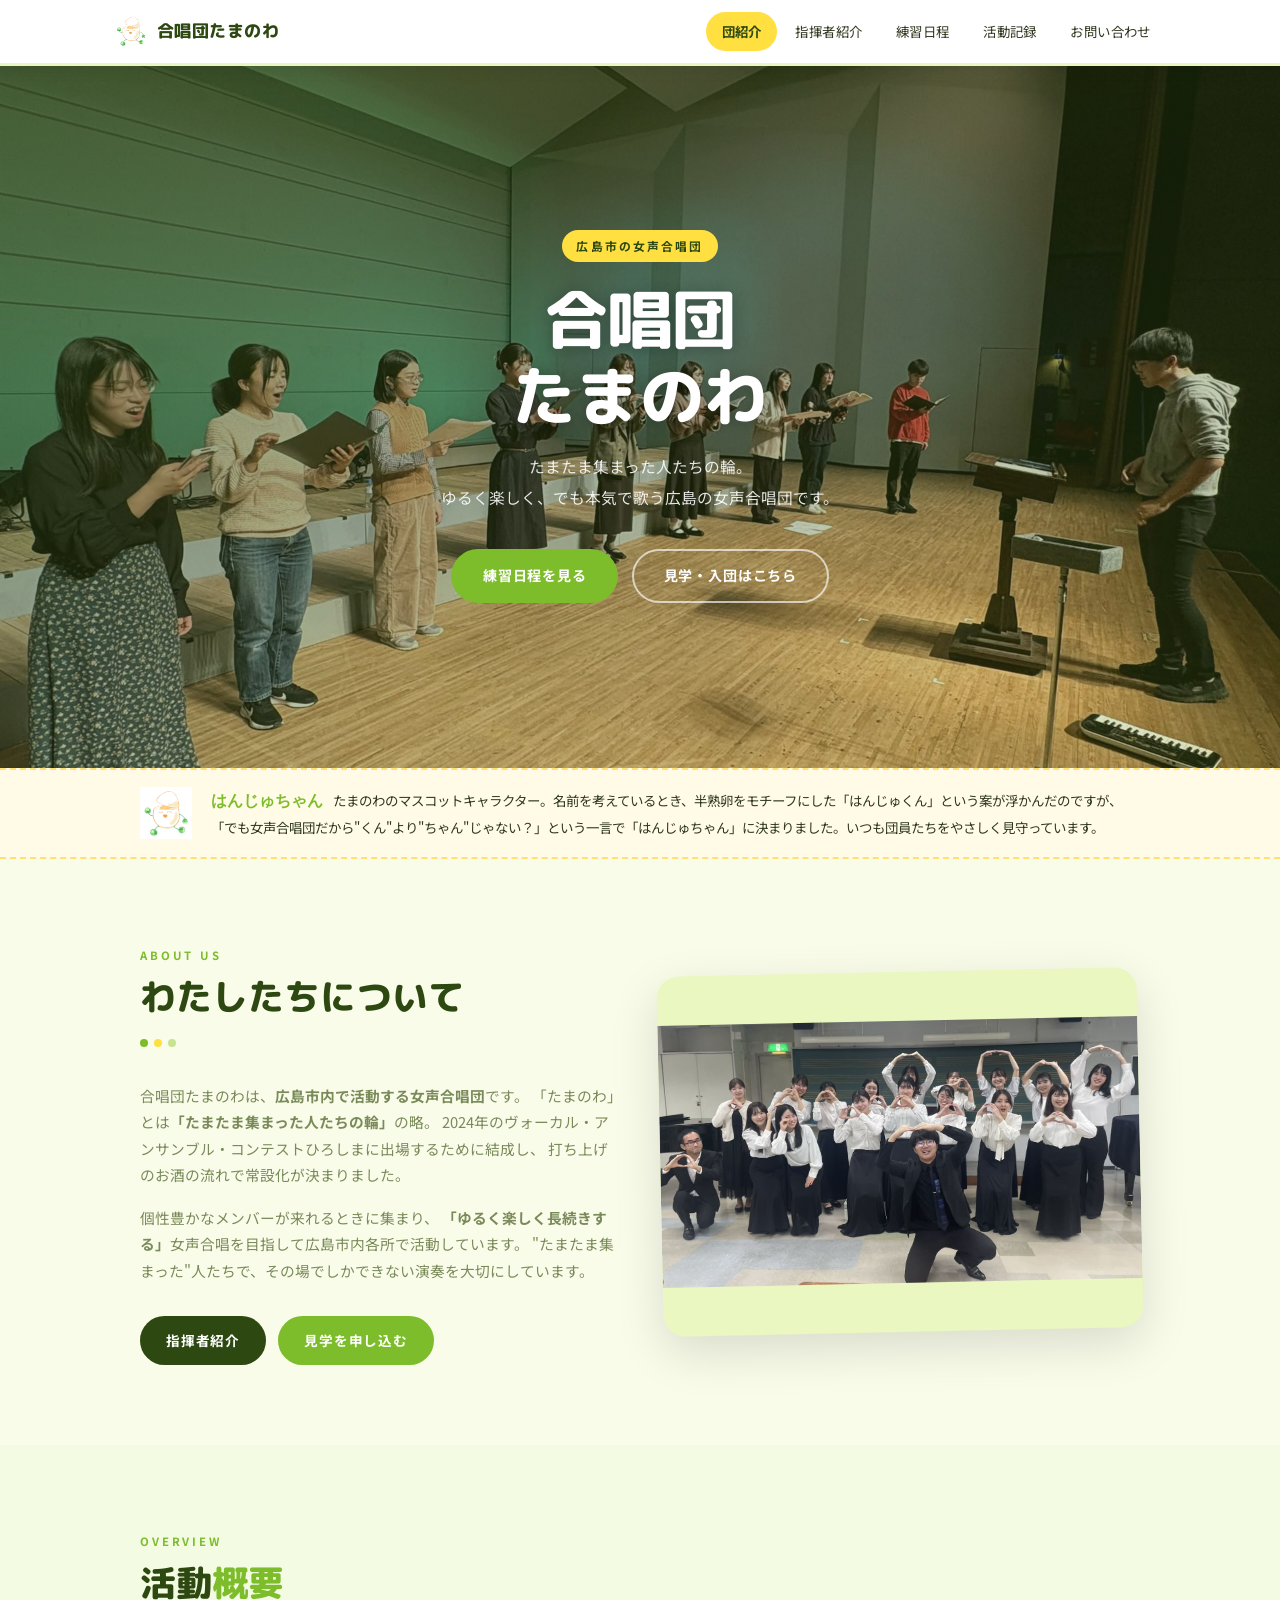
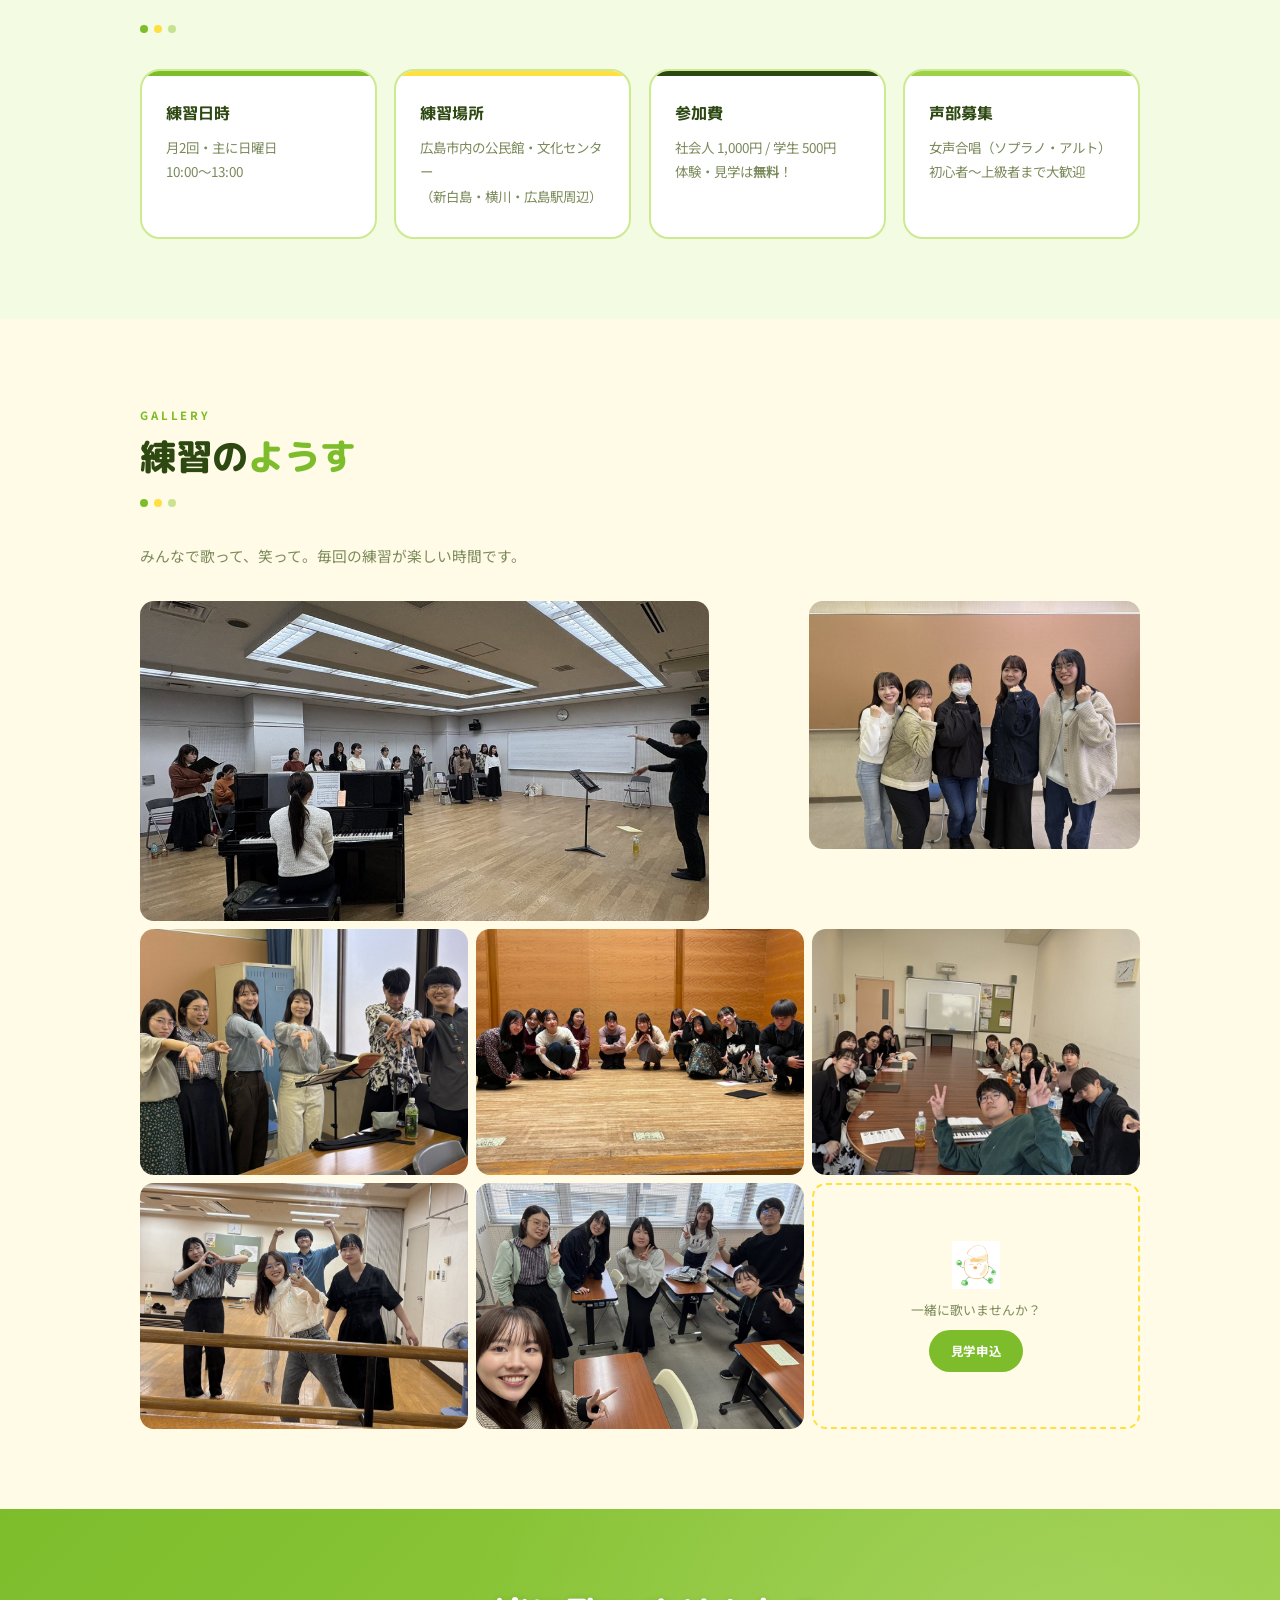
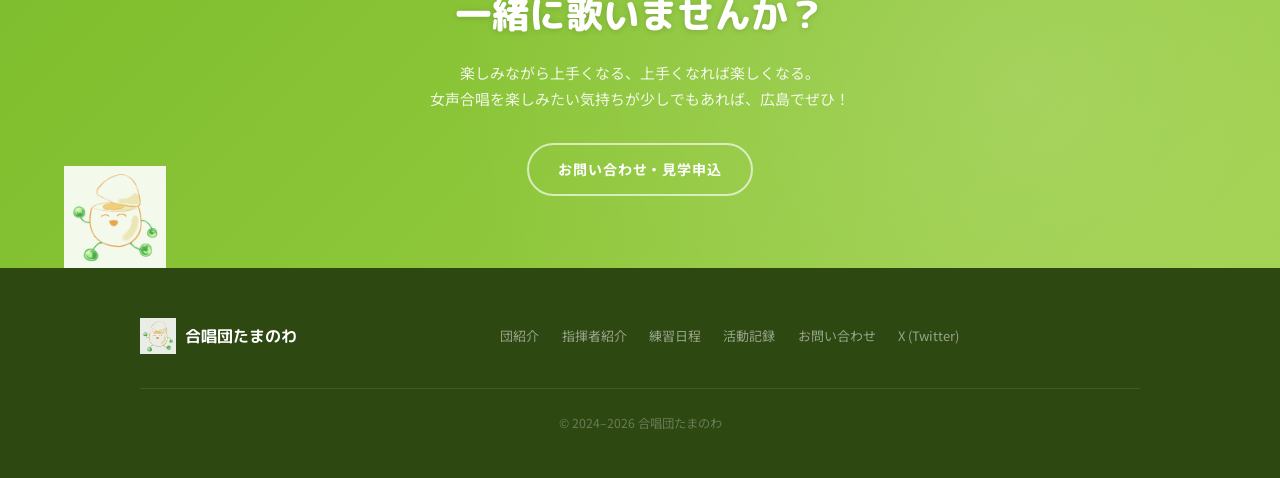
<file: index.html>
<!DOCTYPE html>
<html lang="ja">
<head>
  <meta charset="UTF-8">
  <meta name="viewport" content="width=device-width, initial-scale=1.0">
  <meta name="google-site-verification" content="5O0sARuN9y3hoiJ_I6-zETvKy7u7VWoAexsDGEd2zcc" />
  <title>合唱団たまのわ｜広島市の女声合唱団</title>
  <meta name="description" content="広島市内で活動する女声合唱団「合唱団たまのわ」。新白島・横川・広島駅周辺で月2回練習。初心者から上級者まで大歓迎。体験・見学は無料です。">
  <meta name="keywords" content="合唱団,広島,女声合唱,たまのわ,合唱,広島市,女声合唱団,広島 合唱 女声">
  <meta property="og:title" content="合唱団たまのわ｜広島市の女声合唱団">
  <meta property="og:description" content="広島市内で活動する女声合唱団。月2回・広島市内各所で練習中。初心者大歓迎・体験無料！">
  <meta property="og:image" content="photo/団紹介.jpg">
  <meta property="og:type" content="website">
  <link rel="icon" type="image/png" href="photo/キャラクター.png">
  <link rel="apple-touch-icon" href="photo/キャラクター.png">
  <link rel="stylesheet" href="style.css">
  <script type="application/ld+json">
  {
    "@context": "https://schema.org",
    "@type": "MusicGroup",
    "name": "合唱団たまのわ",
    "alternateName": "Tamanowa Chorus",
    "description": "広島市内で活動する女声合唱団。月2回・主に日曜10〜13時に練習。初心者から上級者まで大歓迎。体験・見学は無料。",
    "image": "photo/団紹介.jpg",
    "logo": "photo/キャラクター.png",
    "address": {
      "@type": "PostalAddress",
      "addressLocality": "広島市",
      "addressRegion": "広島県",
      "addressCountry": "JP"
    },
    "areaServed": "広島市",
    "genre": "女声合唱",
    "foundingDate": "2024",
    "founder": { "@type": "Person", "name": "天羽 勇貴" },
    "sameAs": ["https://x.com/tamanowa_chorus"]
  }
  </script>
</head>
<body>

<header>
  <nav>
    <a class="nav-logo" href="index.html">
      <img src="photo/キャラクター.png" alt="はんじゅちゃん">
      合唱団たまのわ
    </a>
    <button class="nav-toggle" aria-label="メニューを開く" onclick="this.closest('nav').querySelector('.nav-links').classList.toggle('open')">
      <span></span><span></span><span></span>
    </button>
    <ul class="nav-links">
      <li><a href="index.html" class="active">団紹介</a></li>
      <li><a href="conductor.html">指揮者紹介</a></li>
      <li><a href="schedule.html">練習日程</a></li>
      <li><a href="history.html">活動記録</a></li>
      <li><a href="contact.html">お問い合わせ</a></li>
    </ul>
  </nav>
</header>

<!-- ヒーロー -->
<section class="hero">
  <div class="hero-bg" style="background-image: url('photo/団全体いい感じ.jpg');"></div>
  <div class="hero-content">
    <span class="hero-tag">広島市の女声合唱団</span>
    <h1 class="hero-title">合唱団<br>たまのわ</h1>
    <p class="hero-sub">
      たまたま集まった人たちの輪。<br>
      ゆるく楽しく、でも本気で歌う広島の女声合唱団です。
    </p>
    <div class="hero-btns">
      <a href="schedule.html" class="btn btn-primary">練習日程を見る</a>
      <a href="contact.html" class="btn btn-outline">見学・入団はこちら</a>
    </div>
  </div>
</section>

<!-- はんじゅちゃん紹介バー -->
<div class="mascot-bar">
  <div class="mascot-bar-inner">
    <img src="photo/キャラクター.png" alt="はんじゅちゃん" loading="lazy">
    <p class="mascot-bar-text">
      <span class="mascot-bar-name">はんじゅちゃん</span>
      たまのわのマスコットキャラクター。名前を考えているとき、半熟卵をモチーフにした「はんじゅくん」という案が浮かんだのですが、「でも女声合唱団だから"くん"より"ちゃん"じゃない？」という一言で「はんじゅちゃん」に決まりました。いつも団員たちをやさしく見守っています。
    </p>
  </div>
</div>

<!-- 団紹介 -->
<section class="section">
  <div class="section-inner">
    <div class="photo-split">
      <div>
        <span class="section-tag">About Us</span>
        <h2 class="section-title">わたしたちについて</h2>
        <div class="divider-dots">
          <span></span><span></span><span></span>
        </div>
        <p class="section-lead">
          合唱団たまのわは、<strong>広島市内で活動する女声合唱団</strong>です。
          「たまのわ」とは<strong>「たまたま集まった人たちの輪」</strong>の略。
          2024年のヴォーカル・アンサンブル・コンテストひろしまに出場するために結成し、
          打ち上げのお酒の流れで常設化が決まりました。
        </p>
        <p class="section-lead" style="margin-top:1rem;">
          個性豊かなメンバーが来れるときに集まり、
          <strong>「ゆるく楽しく長続きする」</strong>女声合唱を目指して広島市内各所で活動しています。
          "たまたま集まった"人たちで、その場でしかできない演奏を大切にしています。
        </p>
        <div class="btn-row">
          <a href="conductor.html" class="btn btn-dark btn-sm">指揮者紹介</a>
          <a href="contact.html" class="btn btn-primary btn-sm">見学を申し込む</a>
        </div>
      </div>
      <div class="photo-frame photo-frame-tilt photo-frame--contain" style="background: var(--lime-pale);">
        <img src="photo/団紹介.jpg" alt="合唱団たまのわ 集合写真" loading="lazy">
      </div>
    </div>
  </div>
</section>

<!-- 活動概要カード -->
<section class="section bg-lime">
  <div class="section-inner">
    <span class="section-tag">Overview</span>
    <h2 class="section-title">活動<span>概要</span></h2>
    <div class="divider-dots"><span></span><span></span><span></span></div>

    <div class="card-grid">
      <div class="card">
        <h3>練習日時</h3>
        <p>月2回・主に日曜日<br>10:00〜13:00</p>
      </div>
      <div class="card">
        <h3>練習場所</h3>
        <p>広島市内の公民館・文化センター<br>（新白島・横川・広島駅周辺）</p>
      </div>
      <div class="card">
        <h3>参加費</h3>
        <p>社会人 1,000円 / 学生 500円<br>体験・見学は<strong>無料</strong>！</p>
      </div>
      <div class="card">
        <h3>声部募集</h3>
        <p>女声合唱（ソプラノ・アルト）<br>初心者〜上級者まで大歓迎</p>
      </div>
    </div>
  </div>
</section>

<!-- 練習風景ギャラリー -->
<section class="section bg-yellow">
  <div class="section-inner">
    <span class="section-tag">Gallery</span>
    <h2 class="section-title">練習の<span>ようす</span></h2>
    <div class="divider-dots"><span></span><span></span><span></span></div>
    <p class="section-lead">みんなで歌って、笑って。毎回の練習が楽しい時間です。</p>

    <div class="gallery-layout">
      <div class="gallery-row gallery-row-1">
        <div class="gallery-photo">
          <img src="photo/練習風景/S__86597705_0.jpg" alt="指揮者と合唱団の練習風景" loading="lazy">
        </div>
        <div class="gallery-photo">
          <img src="photo/練習風景/S__86597706_0.jpg" alt="練習後のメンバー" loading="lazy">
        </div>
      </div>

      <div class="gallery-row gallery-row-2">
        <div class="gallery-photo">
          <img src="photo/練習風景/S__86597701_0.jpg" alt="練習風景" loading="lazy">
        </div>
        <div class="gallery-photo">
          <img src="photo/練習風景/S__86597704_0.jpg" alt="ステージでポーズ" loading="lazy">
        </div>
        <div class="gallery-photo">
          <img src="photo/練習風景/S__86597703_0.jpg" alt="ミーティングのようす" loading="lazy">
        </div>
      </div>

      <div class="gallery-row gallery-row-3">
        <div class="gallery-photo">
          <img src="photo/練習風景/S__86597702_0.jpg" alt="練習後のひとコマ" loading="lazy">
        </div>
        <div class="gallery-photo">
          <img src="photo/練習風景/S__86597707_0.jpg" alt="練習後のひとコマ" loading="lazy">
        </div>
        <div class="gallery-cta-cell">
          <img src="photo/キャラクター.png" alt="はんじゅちゃん" loading="lazy">
          <p>一緒に歌いませんか？</p>
          <a href="contact.html" class="btn btn-primary btn-xs">見学申込</a>
        </div>
      </div>
    </div>
  </div>
</section>

<!-- CTA バナー -->
<section class="cta-band">
  <img src="photo/キャラクター.png" alt="" class="cta-mascot" loading="lazy">
  <h2>一緒に歌いませんか？</h2>
  <p>楽しみながら上手くなる、上手くなれば楽しくなる。<br>女声合唱を楽しみたい気持ちが少しでもあれば、広島でぜひ！</p>
  <a href="contact.html" class="btn btn-outline">お問い合わせ・見学申込</a>
</section>

<footer>
  <div class="footer-inner">
    <div class="footer-logo">
      <img src="photo/キャラクター.png" alt="はんじゅちゃん" loading="lazy">
      <span>合唱団たまのわ</span>
    </div>
    <nav class="footer-links">
      <a href="index.html">団紹介</a>
      <a href="conductor.html">指揮者紹介</a>
      <a href="schedule.html">練習日程</a>
      <a href="history.html">活動記録</a>
      <a href="contact.html">お問い合わせ</a>
      <a href="https://x.com/tamanowa_chorus" target="_blank" rel="noopener">X (Twitter)</a>
    </nav>
    <p class="footer-copy">© <span class="copyright-years">2024</span> 合唱団たまのわ</p>
  </div>
</footer>


<script src="common.js"></script>
</body>
</html>
</file>
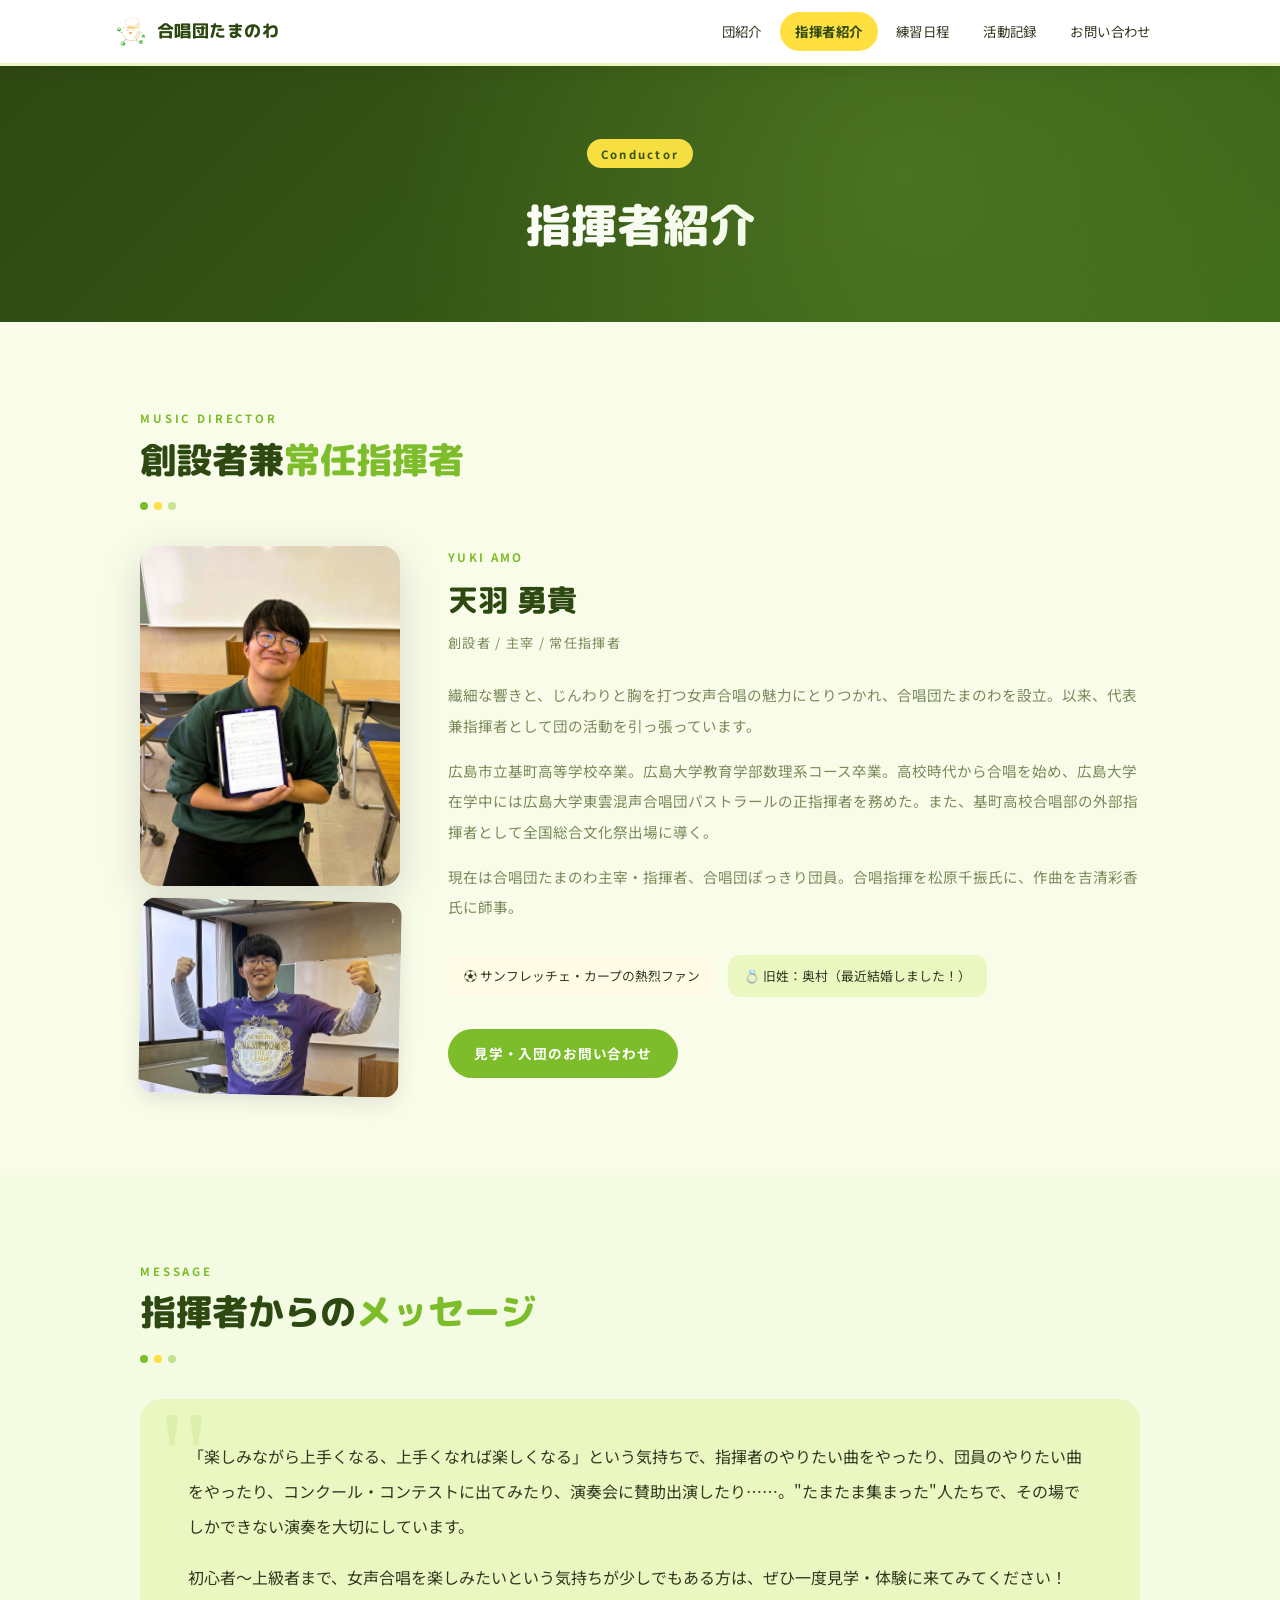
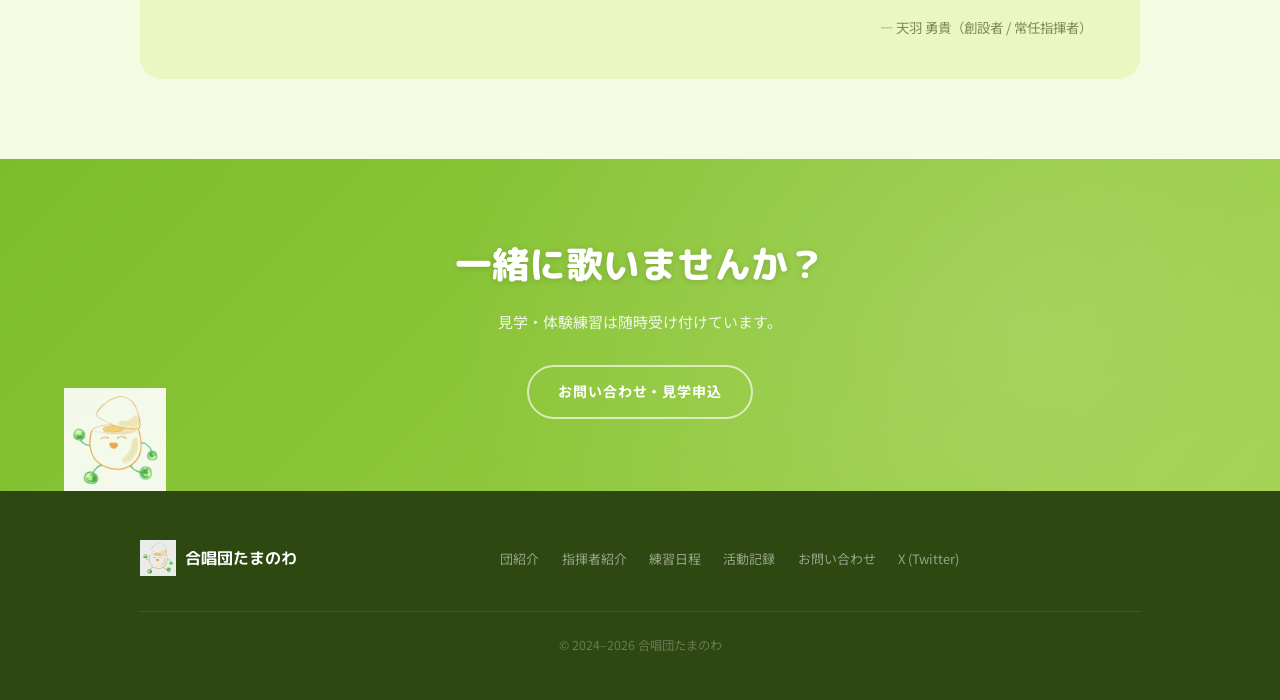
<file: conductor.html>
<!DOCTYPE html>
<html lang="ja">
<head>
  <meta charset="UTF-8">
  <meta name="viewport" content="width=device-width, initial-scale=1.0">
  <meta name="google-site-verification" content="5O0sARuN9y3hoiJ_I6-zETvKy7u7VWoAexsDGEd2zcc" />
  <title>指揮者紹介｜合唱団たまのわ（広島市の女声合唱団）</title>
  <meta name="description" content="合唱団たまのわの創設者兼指揮者・天羽勇貴のプロフィール。広島大学出身。合唱指揮を松原千振氏に師事。広島市内で活動する女声合唱団たまのわを主宰。">
  <meta property="og:title" content="指揮者紹介｜合唱団たまのわ">
  <meta property="og:description" content="創設者兼指揮者・天羽勇貴のプロフィール。広島市内の女声合唱団「たまのわ」を主宰。">
  <meta property="og:type" content="website">
  <link rel="icon" type="image/png" href="photo/キャラクター.png">
  <link rel="apple-touch-icon" href="photo/キャラクター.png">
  <link rel="stylesheet" href="style.css">
  <script type="application/ld+json">
  {
    "@context": "https://schema.org",
    "@type": "MusicGroup",
    "name": "合唱団たまのわ",
    "alternateName": "Tamanowa Chorus",
    "description": "広島市内で活動する女声合唱団。月2回・主に日曜10〜13時に練習。初心者から上級者まで大歓迎。体験・見学は無料。",
    "image": "photo/団紹介.jpg",
    "logo": "photo/キャラクター.png",
    "address": {
      "@type": "PostalAddress",
      "addressLocality": "広島市",
      "addressRegion": "広島県",
      "addressCountry": "JP"
    },
    "areaServed": "広島市",
    "genre": "女声合唱",
    "foundingDate": "2024",
    "founder": { "@type": "Person", "name": "天羽 勇貴" },
    "sameAs": ["https://x.com/tamanowa_chorus"]
  }
  </script>
</head>
<body>

<header>
  <nav>
    <a class="nav-logo" href="index.html">
      <img src="photo/キャラクター.png" alt="マスコット">
      合唱団たまのわ
    </a>
    <button class="nav-toggle" aria-label="メニューを開く" onclick="this.closest('nav').querySelector('.nav-links').classList.toggle('open')">
      <span></span><span></span><span></span>
    </button>
    <ul class="nav-links">
      <li><a href="index.html">団紹介</a></li>
      <li><a href="conductor.html" class="active">指揮者紹介</a></li>
      <li><a href="schedule.html">練習日程</a></li>
      <li><a href="history.html">活動記録</a></li>
      <li><a href="contact.html">お問い合わせ</a></li>
    </ul>
  </nav>
</header>

<div class="page-hero">
  <div class="page-hero-content">
    <span class="page-hero-tag">Conductor</span>
    <h1>指揮者紹介</h1>
  </div>
</div>

<!-- 指揮者プロフィール -->
<section class="section">
  <div class="section-inner">
    <span class="section-tag">Music Director</span>
    <h2 class="section-title">創設者兼<span>常任指揮者</span></h2>
    <div class="divider-dots"><span></span><span></span><span></span></div>

    <div class="conductor-wrap">
      <div class="conductor-photos">
        <div class="conductor-photo-main">
          <img src="photo/指揮者紹介.jpg" alt="天羽勇貴" loading="lazy">
        </div>
        <div class="conductor-photo-sub">
          <img src="photo/指揮者紹介2.jpg" alt="天羽勇貴" loading="lazy">
        </div>
      </div>

      <div>
        <p class="conductor-name-en">Yuki Amo</p>
        <h3 class="conductor-name">天羽 勇貴</h3>
        <p class="conductor-role">創設者 / 主宰 / 常任指揮者</p>

        <p class="conductor-bio">
          繊細な響きと、じんわりと胸を打つ女声合唱の魅力にとりつかれ、合唱団たまのわを設立。以来、代表兼指揮者として団の活動を引っ張っています。
        </p>
        <p class="conductor-bio">
          広島市立基町高等学校卒業。広島大学教育学部数理系コース卒業。高校時代から合唱を始め、広島大学在学中には広島大学東雲混声合唱団パストラールの正指揮者を務めた。また、基町高校合唱部の外部指揮者として全国総合文化祭出場に導く。
        </p>
        <p class="conductor-bio">
          現在は合唱団たまのわ主宰・指揮者、合唱団ぽっきり団員。合唱指揮を松原千振氏に、作曲を吉清彩香氏に師事。
        </p>

        <!-- ちょっとしたエピソードカード -->
        <div class="episode-chip-list">
          <div class="episode-chip episode-chip--yellow">
            ⚽ サンフレッチェ・カープの熱烈ファン
          </div>
          <div class="episode-chip episode-chip--lime">
            💍 旧姓：奥村（最近結婚しました！）
          </div>
        </div>

        <div class="btn-row">
          <a href="contact.html" class="btn btn-primary btn-sm">見学・入団のお問い合わせ</a>
        </div>
      </div>
    </div>
  </div>
</section>

<!-- メッセージ -->
<section class="section bg-lime">
  <div class="section-inner">
    <span class="section-tag">Message</span>
    <h2 class="section-title">指揮者からの<span>メッセージ</span></h2>
    <div class="divider-dots"><span></span><span></span><span></span></div>

    <div class="message-block">
      <p class="message-text">
        「楽しみながら上手くなる、上手くなれば楽しくなる」という気持ちで、指揮者のやりたい曲をやったり、団員のやりたい曲をやったり、コンクール・コンテストに出てみたり、演奏会に賛助出演したり……。"たまたま集まった"人たちで、その場でしかできない演奏を大切にしています。
      </p>
      <p class="message-text" style="margin-top:1rem;">
        初心者〜上級者まで、女声合唱を楽しみたいという気持ちが少しでもある方は、ぜひ一度見学・体験に来てみてください！
      </p>
      <p class="message-sig">— 天羽 勇貴（創設者 / 常任指揮者）</p>
    </div>
  </div>
</section>

<!-- CTA -->
<section class="cta-band">
  <img src="photo/キャラクター.png" alt="" class="cta-mascot" loading="lazy">
  <h2>一緒に歌いませんか？</h2>
  <p>見学・体験練習は随時受け付けています。</p>
  <a href="contact.html" class="btn btn-outline">お問い合わせ・見学申込</a>
</section>

<footer>
  <div class="footer-inner">
    <div class="footer-logo">
      <img src="photo/キャラクター.png" alt="" loading="lazy">
      <span>合唱団たまのわ</span>
    </div>
    <nav class="footer-links">
      <a href="index.html">団紹介</a>
      <a href="conductor.html">指揮者紹介</a>
      <a href="schedule.html">練習日程</a>
      <a href="history.html">活動記録</a>
      <a href="contact.html">お問い合わせ</a>
      <a href="https://x.com/tamanowa_chorus" target="_blank" rel="noopener">X (Twitter)</a>
    </nav>
    <p class="footer-copy">© <span class="copyright-years">2024</span> 合唱団たまのわ</p>
  </div>
</footer>


<script src="common.js"></script>
</body>
</html>
</file>
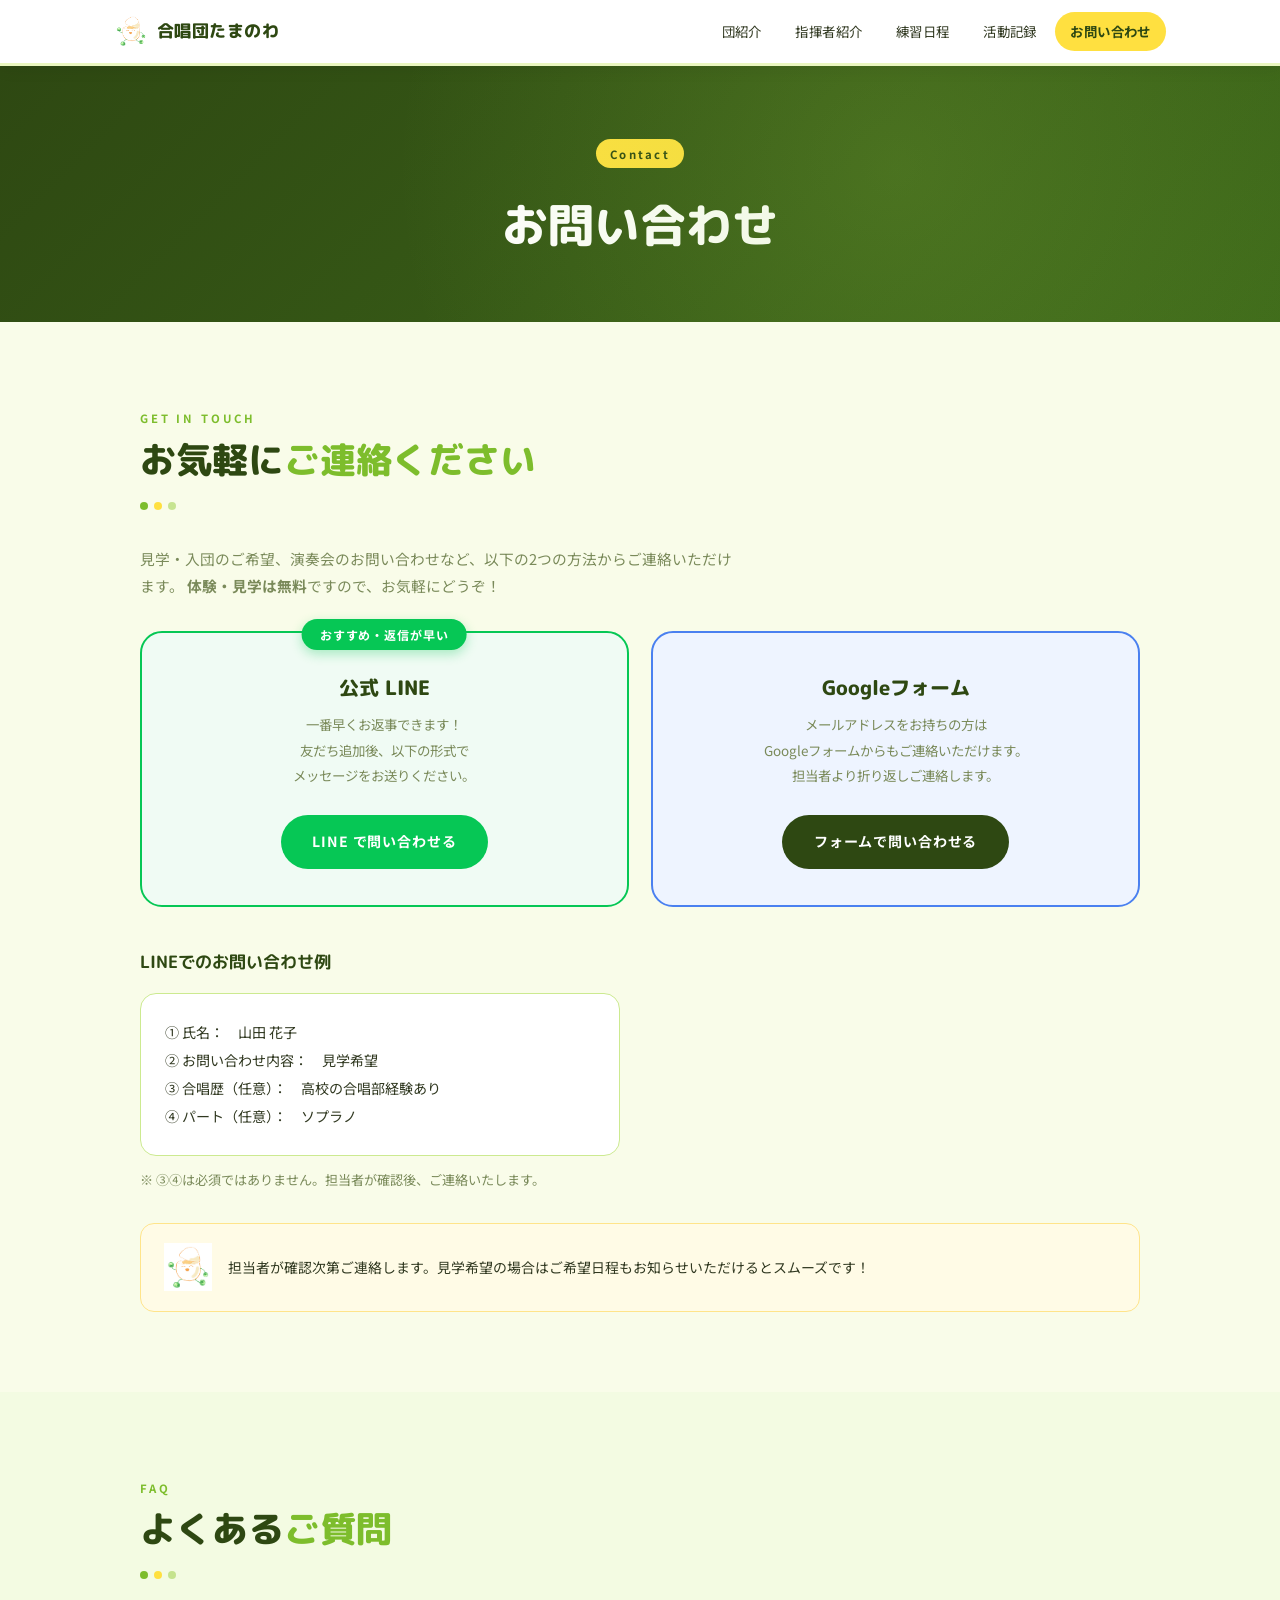
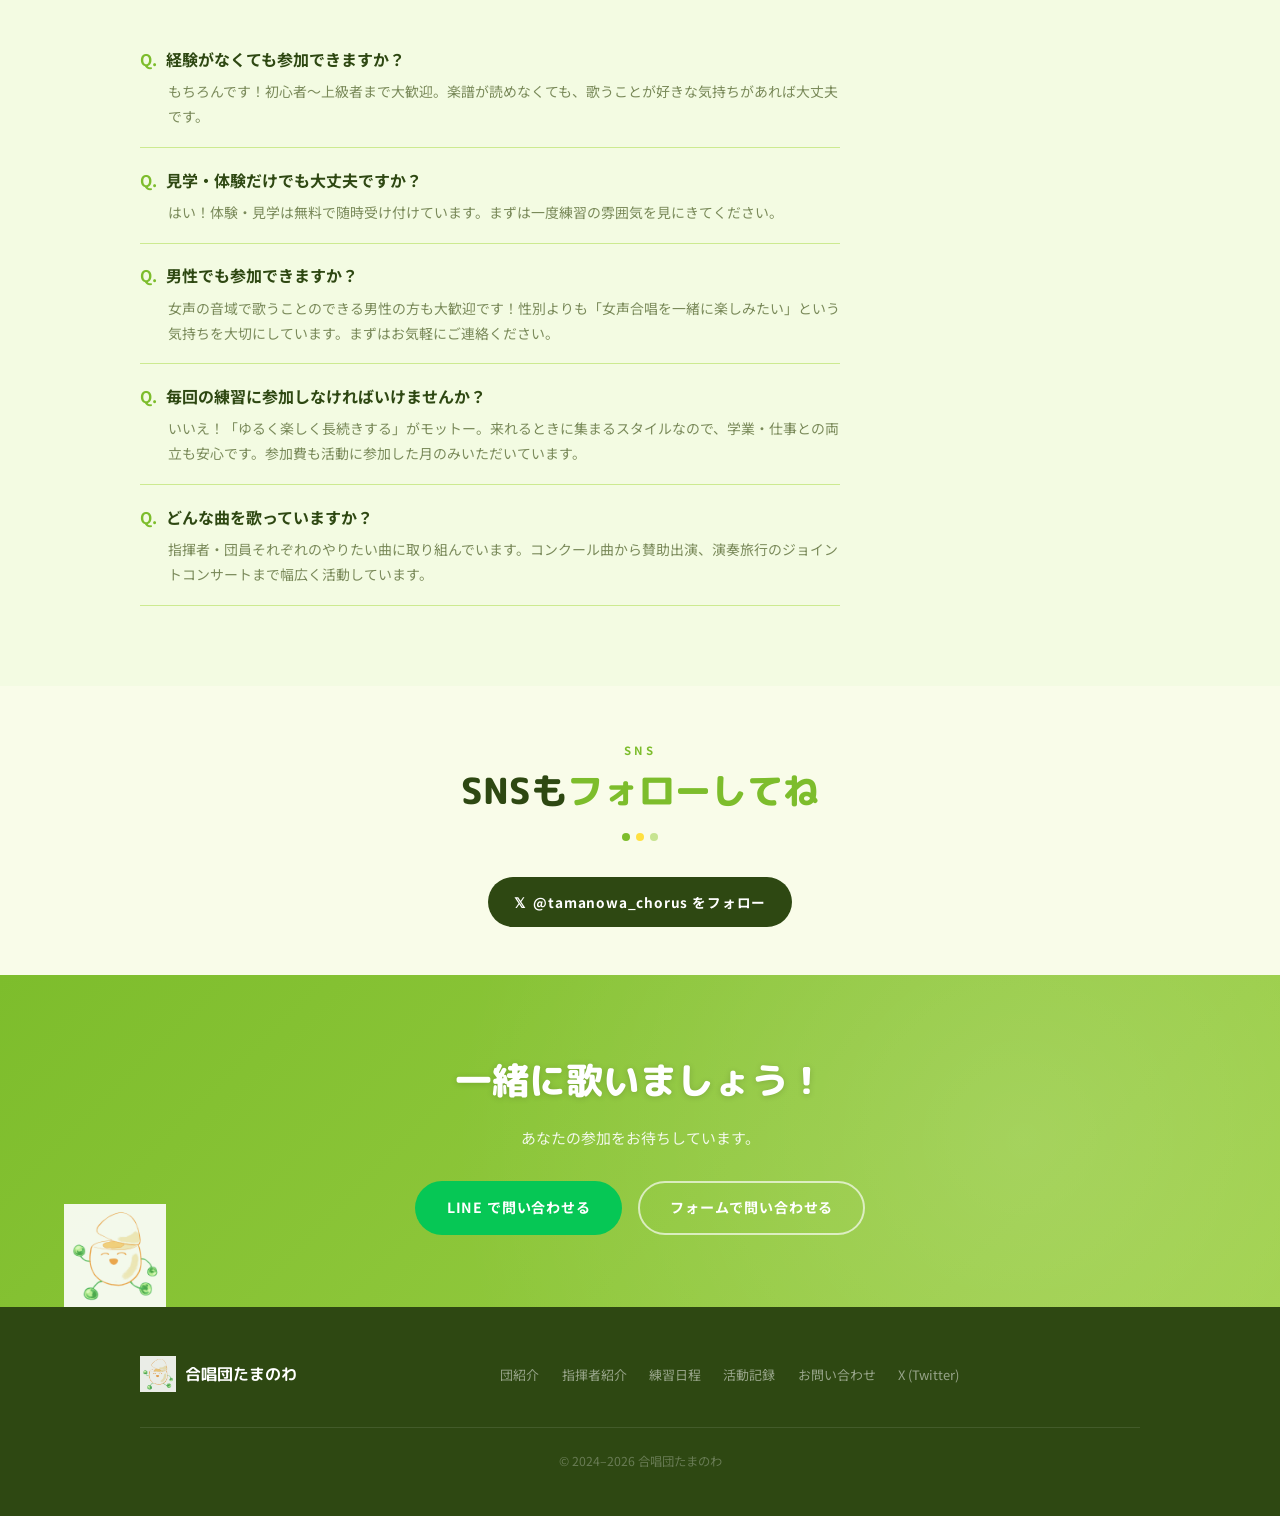
<file: contact.html>
<!DOCTYPE html>
<html lang="ja">
<head>
  <meta charset="UTF-8">
  <meta name="viewport" content="width=device-width, initial-scale=1.0">
  <meta name="google-site-verification" content="5O0sARuN9y3hoiJ_I6-zETvKy7u7VWoAexsDGEd2zcc" />
  <title>お問い合わせ｜合唱団たまのわ（広島市の女声合唱団）</title>
  <meta name="description" content="合唱団たまのわへのお問い合わせ。公式LINEまたはGoogleフォームにてお気軽にご連絡ください。見学・体験は無料。広島市内で活動する女声合唱団です。">
  <meta property="og:title" content="お問い合わせ｜合唱団たまのわ">
  <meta property="og:description" content="LINEまたはGoogleフォームでお問い合わせ。体験・見学無料。広島の女声合唱団たまのわ。">
  <meta property="og:type" content="website">
  <link rel="icon" type="image/png" href="photo/キャラクター.png">
  <link rel="apple-touch-icon" href="photo/キャラクター.png">
  <link rel="stylesheet" href="style.css">
  <script type="application/ld+json">
  {
    "@context": "https://schema.org",
    "@type": "MusicGroup",
    "name": "合唱団たまのわ",
    "alternateName": "Tamanowa Chorus",
    "description": "広島市内で活動する女声合唱団。月2回・主に日曜10〜13時に練習。初心者から上級者まで大歓迎。体験・見学は無料。",
    "image": "photo/団紹介.jpg",
    "logo": "photo/キャラクター.png",
    "address": {
      "@type": "PostalAddress",
      "addressLocality": "広島市",
      "addressRegion": "広島県",
      "addressCountry": "JP"
    },
    "areaServed": "広島市",
    "genre": "女声合唱",
    "foundingDate": "2024",
    "founder": { "@type": "Person", "name": "天羽 勇貴" },
    "sameAs": ["https://x.com/tamanowa_chorus"]
  }
  </script>
</head>
<body>

<header>
  <nav>
    <a class="nav-logo" href="index.html">
      <img src="photo/キャラクター.png" alt="マスコット">
      合唱団たまのわ
    </a>
    <button class="nav-toggle" aria-label="メニューを開く" onclick="this.closest('nav').querySelector('.nav-links').classList.toggle('open')">
      <span></span><span></span><span></span>
    </button>
    <ul class="nav-links">
      <li><a href="index.html">団紹介</a></li>
      <li><a href="conductor.html">指揮者紹介</a></li>
      <li><a href="schedule.html">練習日程</a></li>
      <li><a href="history.html">活動記録</a></li>
      <li><a href="contact.html" class="active">お問い合わせ</a></li>
    </ul>
  </nav>
</header>

<div class="page-hero">
  <div class="page-hero-content">
    <span class="page-hero-tag">Contact</span>
    <h1>お問い合わせ</h1>
  </div>
</div>

<!-- お問い合わせ方法 -->
<section class="section">
  <div class="section-inner">
    <span class="section-tag">Get in Touch</span>
    <h2 class="section-title">お気軽に<span>ご連絡ください</span></h2>
    <div class="divider-dots"><span></span><span></span><span></span></div>
    <p class="section-lead">
      見学・入団のご希望、演奏会のお問い合わせなど、以下の2つの方法からご連絡いただけます。
      <strong>体験・見学は無料</strong>ですので、お気軽にどうぞ！
    </p>

    <div class="contact-methods">

      <!-- LINE -->
      <div class="contact-method-card line">
        <span class="contact-method-badge">おすすめ・返信が早い</span>
        <h3 class="contact-method-title">公式 LINE</h3>
        <p class="contact-method-desc">
          一番早くお返事できます！<br>
          友だち追加後、以下の形式で<br>メッセージをお送りください。
        </p>
        <a href="https://line.me/R/ti/p/@994vzbel" target="_blank" rel="noopener" class="btn btn-line">
          LINE で問い合わせる
        </a>
      </div>

      <!-- Googleフォーム -->
      <div class="contact-method-card form">
        <h3 class="contact-method-title">Googleフォーム</h3>
        <p class="contact-method-desc">
          メールアドレスをお持ちの方は<br>
          Googleフォームからもご連絡いただけます。<br>
          担当者より折り返しご連絡します。
        </p>
        <a href="https://forms.gle/RrNPgSYRLvU8esfSA" target="_blank" rel="noopener" class="btn btn-dark">
          フォームで問い合わせる
        </a>
      </div>

    </div>

    <!-- LINEの書き方 -->
    <div class="line-example-block">
      <h3>LINEでのお問い合わせ例</h3>
      <div class="line-example">
        <p>① 氏名：　山田 花子</p>
        <p>② お問い合わせ内容：　見学希望</p>
        <p>③ 合唱歴（任意）：　高校の合唱部経験あり</p>
        <p>④ パート（任意）：　ソプラノ</p>
      </div>
      <p class="line-example-note">※ ③④は必須ではありません。担当者が確認後、ご連絡いたします。</p>
    </div>

    <div class="info-box info-box--icon">
      <img src="photo/キャラクター.png" alt="" loading="lazy">
      <p>担当者が確認次第ご連絡します。見学希望の場合はご希望日程もお知らせいただけるとスムーズです！</p>
    </div>
  </div>
</section>

<!-- よくある質問 -->
<section class="section bg-lime">
  <div class="section-inner">
    <span class="section-tag">FAQ</span>
    <h2 class="section-title">よくある<span>ご質問</span></h2>
    <div class="divider-dots"><span></span><span></span><span></span></div>

    <div class="contact-faq" style="max-width:700px;">
      <div class="faq-item">
        <p class="faq-q">経験がなくても参加できますか？</p>
        <p class="faq-a">もちろんです！初心者〜上級者まで大歓迎。楽譜が読めなくても、歌うことが好きな気持ちがあれば大丈夫です。</p>
      </div>
      <div class="faq-item">
        <p class="faq-q">見学・体験だけでも大丈夫ですか？</p>
        <p class="faq-a">はい！体験・見学は無料で随時受け付けています。まずは一度練習の雰囲気を見にきてください。</p>
      </div>
      <div class="faq-item">
        <p class="faq-q">男性でも参加できますか？</p>
        <p class="faq-a">女声の音域で歌うことのできる男性の方も大歓迎です！性別よりも「女声合唱を一緒に楽しみたい」という気持ちを大切にしています。まずはお気軽にご連絡ください。</p>
      </div>
      <div class="faq-item">
        <p class="faq-q">毎回の練習に参加しなければいけませんか？</p>
        <p class="faq-a">いいえ！「ゆるく楽しく長続きする」がモットー。来れるときに集まるスタイルなので、学業・仕事との両立も安心です。参加費も活動に参加した月のみいただいています。</p>
      </div>
      <div class="faq-item">
        <p class="faq-q">どんな曲を歌っていますか？</p>
        <p class="faq-a">指揮者・団員それぞれのやりたい曲に取り組んでいます。コンクール曲から賛助出演、演奏旅行のジョイントコンサートまで幅広く活動しています。</p>
      </div>
    </div>
  </div>
</section>

<!-- SNSリンク -->
<section class="section section--center">
  <div class="section-inner">
    <span class="section-tag">SNS</span>
    <h2 class="section-title">SNSも<span>フォローしてね</span></h2>
    <div class="divider-dots"><span></span><span></span><span></span></div>
    <a href="https://x.com/tamanowa_chorus" target="_blank" rel="noopener"
       class="btn btn-dark btn-sm">
      𝕏 &nbsp;@tamanowa_chorus をフォロー
    </a>
  </div>
</section>

<!-- CTA -->
<section class="cta-band">
  <img src="photo/キャラクター.png" alt="" class="cta-mascot" loading="lazy">
  <h2>一緒に歌いましょう！</h2>
  <p>あなたの参加をお待ちしています。</p>
  <div class="cta-actions">
    <a href="https://line.me/R/ti/p/@994vzbel" target="_blank" rel="noopener" class="btn btn-line">LINE で問い合わせる</a>
    <a href="https://forms.gle/RrNPgSYRLvU8esfSA" target="_blank" rel="noopener" class="btn btn-outline">フォームで問い合わせる</a>
  </div>
</section>

<footer>
  <div class="footer-inner">
    <div class="footer-logo">
      <img src="photo/キャラクター.png" alt="" loading="lazy">
      <span>合唱団たまのわ</span>
    </div>
    <nav class="footer-links">
      <a href="index.html">団紹介</a>
      <a href="conductor.html">指揮者紹介</a>
      <a href="schedule.html">練習日程</a>
      <a href="history.html">活動記録</a>
      <a href="contact.html">お問い合わせ</a>
      <a href="https://x.com/tamanowa_chorus" target="_blank" rel="noopener">X (Twitter)</a>
    </nav>
    <p class="footer-copy">© <span class="copyright-years">2024</span> 合唱団たまのわ</p>
  </div>
</footer>


<script src="common.js"></script>
</body>
</html>
</file>
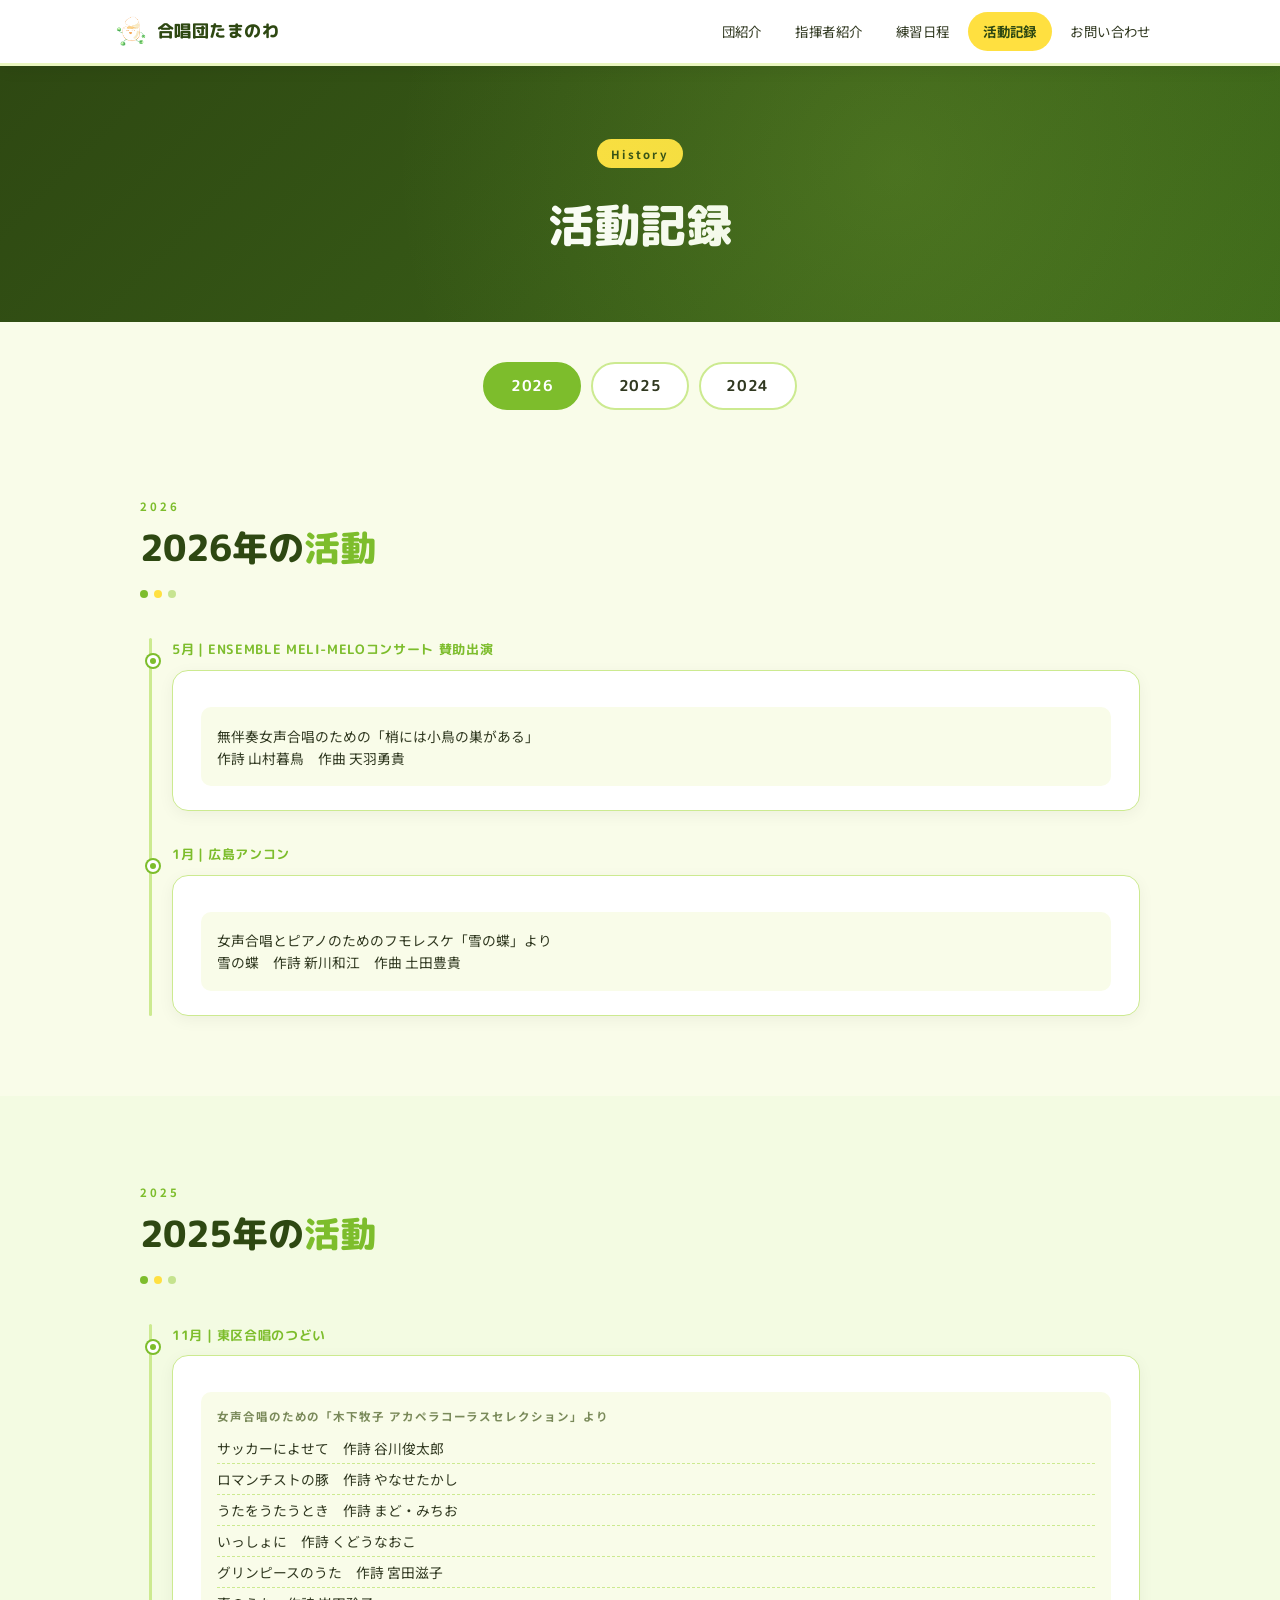
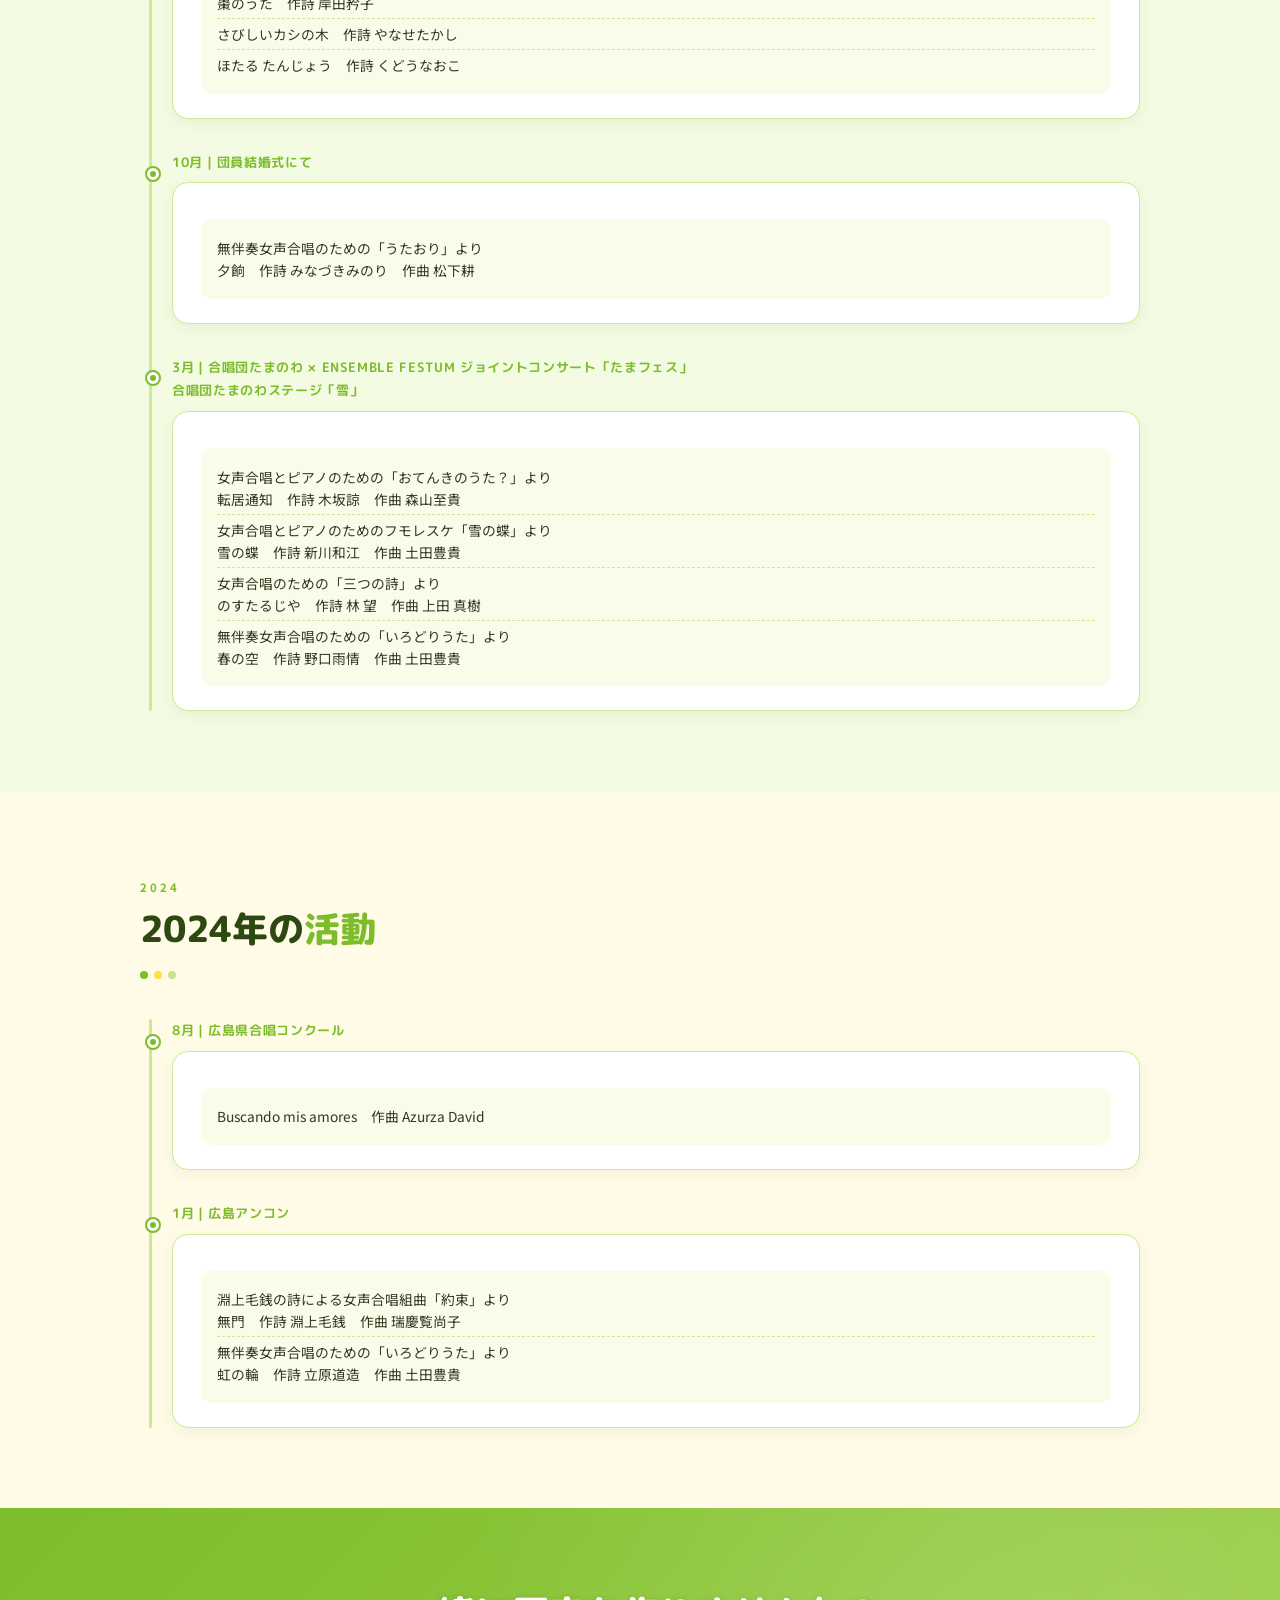
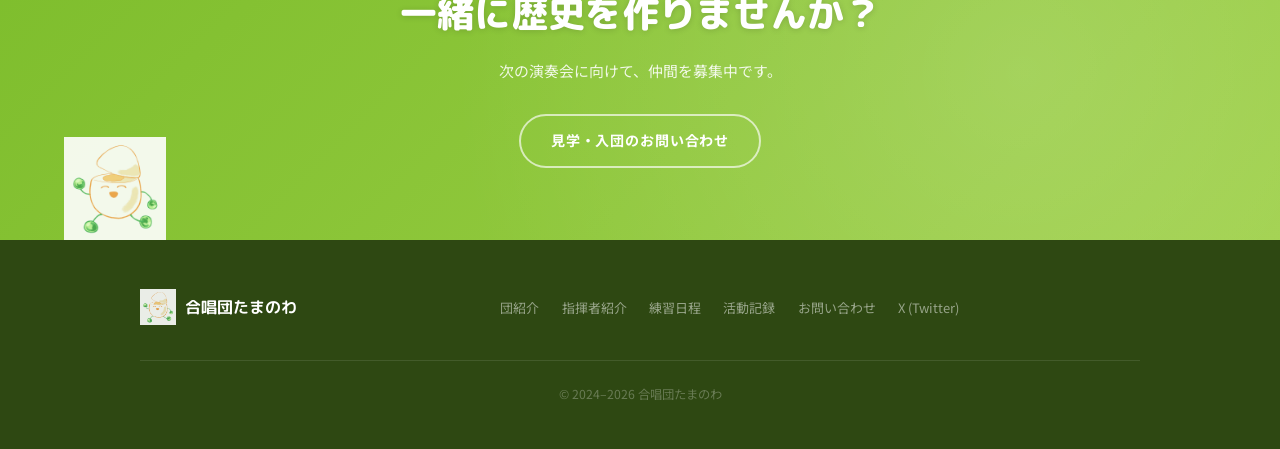
<file: history.html>
<!DOCTYPE html>
<html lang="ja">
<head>
  <meta charset="UTF-8">
  <meta name="viewport" content="width=device-width, initial-scale=1.0">
  <meta name="google-site-verification" content="5O0sARuN9y3hoiJ_I6-zETvKy7u7VWoAexsDGEd2zcc" />
  <title>活動記録｜合唱団たまのわ（広島市の女声合唱団）</title>
  <meta name="description" content="合唱団たまのわの活動記録。広島アンコン・広島県合唱コンクール・ジョイントコンサートなど、これまでの演奏会と曲目をまとめています。">
  <meta property="og:title" content="活動記録｜合唱団たまのわ">
  <meta property="og:description" content="合唱団たまのわ これまでの活動記録。コンクール・コンサート・賛助出演など。">
  <meta property="og:type" content="website">
  <link rel="icon" type="image/png" href="photo/キャラクター.png">
  <link rel="apple-touch-icon" href="photo/キャラクター.png">
  <link rel="stylesheet" href="style.css">
  <script type="application/ld+json">
  {
    "@context": "https://schema.org",
    "@type": "MusicGroup",
    "name": "合唱団たまのわ",
    "alternateName": "Tamanowa Chorus",
    "description": "広島市内で活動する女声合唱団。月2回・主に日曜10〜13時に練習。初心者から上級者まで大歓迎。体験・見学は無料。",
    "image": "photo/団紹介.jpg",
    "logo": "photo/キャラクター.png",
    "address": {
      "@type": "PostalAddress",
      "addressLocality": "広島市",
      "addressRegion": "広島県",
      "addressCountry": "JP"
    },
    "areaServed": "広島市",
    "genre": "女声合唱",
    "foundingDate": "2024",
    "founder": { "@type": "Person", "name": "天羽 勇貴" },
    "sameAs": ["https://x.com/tamanowa_chorus"]
  }
  </script>
</head>
<body>

<header>
  <nav>
    <a class="nav-logo" href="index.html">
      <img src="photo/キャラクター.png" alt="マスコット">
      合唱団たまのわ
    </a>
    <button class="nav-toggle" aria-label="メニューを開く" onclick="this.closest('nav').querySelector('.nav-links').classList.toggle('open')">
      <span></span><span></span><span></span>
    </button>
    <ul class="nav-links">
      <li><a href="index.html">団紹介</a></li>
      <li><a href="conductor.html">指揮者紹介</a></li>
      <li><a href="schedule.html">練習日程</a></li>
      <li><a href="history.html" class="active">活動記録</a></li>
      <li><a href="contact.html">お問い合わせ</a></li>
    </ul>
  </nav>
</header>

<div class="page-hero">
  <div class="page-hero-content">
    <span class="page-hero-tag">History</span>
    <h1>活動記録</h1>
  </div>
</div>

<!-- 年ジャンプタブ -->
<div class="year-tabs">
  <a href="#year-2026" class="year-tab active">2026</a>
  <a href="#year-2025" class="year-tab">2025</a>
  <a href="#year-2024" class="year-tab">2024</a>
</div>

<!-- 2026年 -->
<section class="section" id="year-2026">
  <div class="section-inner">
    <span class="section-tag">2026</span>
    <h2 class="section-title">2026年の<span>活動</span></h2>
    <div class="divider-dots"><span></span><span></span><span></span></div>

    <div class="timeline">

      <div class="timeline-item">
        <div class="timeline-date">5月｜Ensemble Meli-Meloコンサート 賛助出演</div>
        <div class="timeline-card">
          <div class="timeline-songs">
            <ul>
              <li>無伴奏女声合唱のための「梢には小鳥の巣がある」<br>作詩 山村暮鳥　作曲 天羽勇貴</li>
            </ul>
          </div>
        </div>
      </div>

      <div class="timeline-item">
        <div class="timeline-date">1月｜広島アンコン</div>
        <div class="timeline-card">
          <div class="timeline-songs">
            <ul>
              <li>女声合唱とピアノのためのフモレスケ「雪の蝶」より<br>雪の蝶　作詩 新川和江　作曲 土田豊貴</li>
            </ul>
          </div>
        </div>
      </div>

    </div>
  </div>
</section>

<!-- 2025年 -->
<section class="section bg-lime" id="year-2025">
  <div class="section-inner">
    <span class="section-tag">2025</span>
    <h2 class="section-title">2025年の<span>活動</span></h2>
    <div class="divider-dots"><span></span><span></span><span></span></div>

    <div class="timeline">

      <div class="timeline-item">
        <div class="timeline-date">11月｜東区合唱のつどい</div>
        <div class="timeline-card">
          <div class="timeline-songs">
            <div class="timeline-songs-label">女声合唱のための「木下牧子 アカペラコーラスセレクション」より</div>
            <ul>
              <li>サッカーによせて　作詩 谷川俊太郎</li>
              <li>ロマンチストの豚　作詩 やなせたかし</li>
              <li>うたをうたうとき　作詩 まど・みちお</li>
              <li>いっしょに　作詩 くどうなおこ</li>
              <li>グリンピースのうた　作詩 宮田滋子</li>
              <li>棗のうた　作詩 岸田矜子</li>
              <li>さびしいカシの木　作詩 やなせたかし</li>
              <li>ほたる たんじょう　作詩 くどうなおこ</li>
            </ul>
          </div>
        </div>
      </div>

      <div class="timeline-item">
        <div class="timeline-date">10月｜団員結婚式にて</div>
        <div class="timeline-card">
          <div class="timeline-songs">
            <ul>
              <li>無伴奏女声合唱のための「うたおり」より<br>夕餉　作詩 みなづきみのり　作曲 松下耕</li>
            </ul>
          </div>
        </div>
      </div>

      <div class="timeline-item">
        <div class="timeline-date">3月｜合唱団たまのわ × Ensemble Festum ジョイントコンサート「たまフェス」<br>合唱団たまのわステージ「雪」</div>
        <div class="timeline-card">
          <div class="timeline-songs">
            <ul>
              <li>女声合唱とピアノのための「おてんきのうた？」より<br>転居通知　作詩 木坂諒　作曲 森山至貴</li>
              <li>女声合唱とピアノのためのフモレスケ「雪の蝶」より<br>雪の蝶　作詩 新川和江　作曲 土田豊貴</li>
              <li>女声合唱のための「三つの詩」より<br>のすたるじや　作詩 林 望　作曲 上田 真樹</li>
              <li>無伴奏女声合唱のための「いろどりうた」より<br>春の空　作詩 野口雨情　作曲 土田豊貴</li>
            </ul>
          </div>
        </div>
      </div>

    </div>
  </div>
</section>

<!-- 2024年 -->
<section class="section bg-yellow" id="year-2024">
  <div class="section-inner">
    <span class="section-tag">2024</span>
    <h2 class="section-title">2024年の<span>活動</span></h2>
    <div class="divider-dots"><span></span><span></span><span></span></div>

    <div class="timeline">

      <div class="timeline-item">
        <div class="timeline-date">8月｜広島県合唱コンクール</div>
        <div class="timeline-card">
          <div class="timeline-songs">
            <ul>
              <li>Buscando mis amores　作曲 Azurza David</li>
            </ul>
          </div>
        </div>
      </div>

      <div class="timeline-item">
        <div class="timeline-date">1月｜広島アンコン</div>
        <div class="timeline-card">
          <div class="timeline-songs">
            <ul>
              <li>淵上毛銭の詩による女声合唱組曲「約束」より<br>無門　作詩 淵上毛銭　作曲 瑞慶覧尚子</li>
              <li>無伴奏女声合唱のための「いろどりうた」より<br>虹の輪　作詩 立原道造　作曲 土田豊貴</li>
            </ul>
          </div>
        </div>
      </div>

    </div>
  </div>
</section>

<!-- CTA -->
<section class="cta-band">
  <img src="photo/キャラクター.png" alt="" class="cta-mascot" loading="lazy">
  <h2>一緒に歴史を作りませんか？</h2>
  <p>次の演奏会に向けて、仲間を募集中です。</p>
  <a href="contact.html" class="btn btn-outline">見学・入団のお問い合わせ</a>
</section>

<footer>
  <div class="footer-inner">
    <div class="footer-logo">
      <img src="photo/キャラクター.png" alt="" loading="lazy">
      <span>合唱団たまのわ</span>
    </div>
    <nav class="footer-links">
      <a href="index.html">団紹介</a>
      <a href="conductor.html">指揮者紹介</a>
      <a href="schedule.html">練習日程</a>
      <a href="history.html">活動記録</a>
      <a href="contact.html">お問い合わせ</a>
      <a href="https://x.com/tamanowa_chorus" target="_blank" rel="noopener">X (Twitter)</a>
    </nav>
    <p class="footer-copy">© <span class="copyright-years">2024</span> 合唱団たまのわ</p>
  </div>
</footer>

<script src="common.js"></script>
<script>
// 年タブのアクティブ状態をスクロールで切り替え
(function(){
  var tabs = document.querySelectorAll('.year-tab');
  var sections = Array.from(tabs).map(function(t){
    return document.querySelector(t.getAttribute('href'));
  });
  function update(){
    var y = window.scrollY + 120;
    var idx = 0;
    for (var i = 0; i < sections.length; i++) {
      if (sections[i] && sections[i].offsetTop <= y) idx = i;
    }
    tabs.forEach(function(t,i){ t.classList.toggle('active', i === idx); });
  }
  window.addEventListener('scroll', update, {passive:true});
  update();
})();
</script>
</body>
</html>
</file>
<file: style.css>
@import url('https://fonts.googleapis.com/css2?family=M+PLUS+Rounded+1c:wght@400;500;700;800&family=Noto+Sans+JP:wght@300;400;500;700&display=swap');

*, *::before, *::after { box-sizing: border-box; margin: 0; padding: 0; }

:root {
  --lime:        #7DBD2C;   /* メインアクセント：黄緑 */
  --lime-light:  #9ED048;   /* 明るい黄緑 */
  --lime-pale:   #EAF7C0;   /* 淡い黄緑（bg用） */
  --lime-mist:   #F3FBE2;   /* 超淡い黄緑 */
  --yellow:      #FFE040;   /* パステル黄 */
  --yellow-light:#FFF088;   /* 明るい黄 */
  --yellow-pale: #FFFBE6;   /* 超淡い黄 */
  --bg:          #F9FCE9;   /* ページ背景：ほんのり黄緑 */
  --surface:     #FFFFFF;
  --dark:        #2E4812;   /* 濃い緑（ナビ・フッター） */
  --text:        #303820;   /* 本文テキスト */
  --muted:       #7A8A5A;   /* サブテキスト */
  --border:      #CCEA90;   /* ボーダー */
}

html { scroll-behavior: smooth; }
body { font-family: 'Noto Sans JP', sans-serif; background: var(--bg); color: var(--text); line-height: 1.8; }

::-webkit-scrollbar { width: 6px; }
::-webkit-scrollbar-track { background: var(--bg); }
::-webkit-scrollbar-thumb { background: var(--lime-light); border-radius: 3px; }

/* ━━━━━━━━━━━━━━━━━━━━━━━━━━━━━━
   ナビゲーション
━━━━━━━━━━━━━━━━━━━━━━━━━━━━━━ */
header {
  position: sticky; top: 0; z-index: 200;
  background: var(--surface);
  border-bottom: 3px solid var(--lime-pale);
  box-shadow: 0 2px 16px rgba(0,0,0,.08);
}

nav {
  max-width: 1100px; margin: 0 auto;
  display: flex; align-items: center; justify-content: space-between;
  padding: .75rem 1.5rem;
}

.nav-logo {
  display: flex; align-items: center; gap: .55rem;
  font-family: 'M PLUS Rounded 1c', sans-serif;
  font-size: 1.05rem; font-weight: 800;
  color: var(--dark); text-decoration: none; letter-spacing: .03em;
}

.nav-logo img { width: 34px; height: 34px; object-fit: contain; }

.nav-links { display: flex; gap: .2rem; list-style: none; }

.nav-links a {
  display: block; padding: .45rem .95rem;
  color: var(--text); text-decoration: none;
  font-size: .84rem; letter-spacing: .03em;
  border-radius: 20px; transition: all .2s;
}

.nav-links a:hover { color: var(--dark); background: var(--lime-pale); }
.nav-links a.active { color: var(--dark); background: var(--yellow); font-weight: 700; }

/* ハンバーガーボタン（スマホ） */
.nav-toggle {
  display: none;
  flex-direction: column; gap: 5px;
  width: 28px; cursor: pointer; padding: 4px;
  background: none; border: none;
}
.nav-toggle span {
  display: block; height: 2px; background: var(--dark); border-radius: 2px;
  transition: all .25s;
}

/* ━━━━━━━━━━━━━━━━━━━━━━━━━━━━━━
   ヒーロー
━━━━━━━━━━━━━━━━━━━━━━━━━━━━━━ */
.hero {
  position: relative;
  height: 78vh; min-height: 460px; max-height: 720px;
  display: flex; align-items: center; justify-content: center;
  overflow: hidden;
}

.hero-bg {
  position: absolute; inset: 0;
  background-size: cover; background-position: center 30%;
}

.hero-bg::after {
  content: '';
  position: absolute; inset: 0;
  background: linear-gradient(
    155deg,
    rgba(46, 72, 18, .65) 0%,
    rgba(46, 72, 18, .40) 50%,
    rgba(125, 189, 44, .18) 100%
  );
}

.hero-content {
  position: relative; z-index: 1;
  text-align: center; padding: 1.5rem 2rem;
  max-width: 680px;
}

.hero-tag {
  display: inline-block;
  background: var(--yellow); color: var(--dark);
  font-size: .74rem; font-weight: 700;
  letter-spacing: .18em;
  padding: .32rem .9rem; border-radius: 20px;
  margin-bottom: 1.2rem;
}

.hero-title {
  font-family: 'M PLUS Rounded 1c', sans-serif;
  font-size: clamp(2.2rem, 6.5vw, 4rem);
  font-weight: 800; color: #fff;
  line-height: 1.2; margin-bottom: 1rem;
  text-shadow: 0 2px 16px rgba(0,0,0,.3);
}

.hero-sub {
  font-size: .98rem; color: rgba(255,255,255,.88);
  margin-bottom: 2.25rem; line-height: 2;
}

.hero-btns { display: flex; gap: .85rem; justify-content: center; flex-wrap: wrap; }

.hero-mascot {
  position: absolute; bottom: 0; right: 5%;
  width: clamp(80px, 11vw, 140px);
  filter: drop-shadow(0 4px 12px rgba(0,0,0,.2));
  pointer-events: none;
}

/* ━━━━━━━━━━━━━━━━━━━━━━━━━━━━━━
   ボタン
━━━━━━━━━━━━━━━━━━━━━━━━━━━━━━ */
.btn {
  display: inline-flex; align-items: center; gap: .45rem;
  padding: .75rem 1.85rem; border-radius: 50px;
  font-family: inherit; font-size: .88rem; font-weight: 700;
  letter-spacing: .06em; text-decoration: none;
  border: 2px solid transparent;
  transition: transform .18s, box-shadow .18s, background .18s;
  cursor: pointer;
}

.btn-primary { background: var(--lime); color: #fff; }
.btn-primary:hover { background: var(--lime-light); box-shadow: 0 6px 18px rgba(125,189,44,.35); }

.btn-yellow { background: var(--yellow); color: var(--dark); }
.btn-yellow:hover { background: var(--yellow-light); box-shadow: 0 6px 18px rgba(255,224,64,.4); }

.btn-outline { background: transparent; color: #fff; border-color: rgba(255,255,255,.65); }
.btn-outline:hover { background: rgba(255,255,255,.16); }

.btn-dark { background: var(--dark); color: #fff; }
.btn-dark:hover { background: #3c5e1c; box-shadow: 0 6px 18px rgba(46,72,18,.3); }

.btn-line { background: #06C755; color: #fff; }
.btn-line:hover { background: #00A847; box-shadow: 0 6px 18px rgba(6,199,85,.35); }

/* ━━━━━━━━━━━━━━━━━━━━━━━━━━━━━━
   セクション
━━━━━━━━━━━━━━━━━━━━━━━━━━━━━━ */
.section { padding: 5rem 1.5rem; }
.section-inner { max-width: 1000px; margin: 0 auto; }

.section-tag {
  display: inline-block;
  font-size: .71rem; font-weight: 700;
  letter-spacing: .25em; text-transform: uppercase;
  color: var(--lime); margin-bottom: .45rem;
}

.section-title {
  font-family: 'M PLUS Rounded 1c', sans-serif;
  font-size: clamp(1.6rem, 3.2vw, 2.25rem);
  font-weight: 800; color: var(--dark);
  margin-bottom: .7rem; line-height: 1.35;
}

.section-title span { color: var(--lime); }

.section-lead { color: var(--muted); max-width: 600px; font-size: .92rem; }

.divider-dots { display: flex; gap: 6px; margin: 1.1rem 0 2.25rem; }
.divider-dots span { width: 8px; height: 8px; border-radius: 50%; background: var(--lime); }
.divider-dots span:nth-child(2) { background: var(--yellow); }
.divider-dots span:nth-child(3) { background: var(--lime-light); opacity: .55; }

/* ━━━━━━━━━━━━━━━━━━━━━━━━━━━━━━
   カード
━━━━━━━━━━━━━━━━━━━━━━━━━━━━━━ */
.card-grid { display: grid; grid-template-columns: repeat(auto-fit, minmax(220px, 1fr)); gap: 1.1rem; margin-top: 2.25rem; }

.card {
  background: var(--surface); border-radius: 20px;
  padding: 1.75rem 1.5rem;
  border: 2px solid var(--border);
  transition: transform .2s, box-shadow .2s, border-color .2s;
  position: relative; overflow: hidden;
}

.card-grid .card::before {
  content: '';
  position: absolute;
  top: 0; left: 0; right: 0;
  height: 5px;
  background: var(--lime);
}
.card-grid .card:nth-child(4n+1)::before { background: var(--lime); }
.card-grid .card:nth-child(4n+2)::before { background: var(--yellow); }
.card-grid .card:nth-child(4n+3)::before { background: var(--dark); }
.card-grid .card:nth-child(4n)::before   { background: var(--lime-light); }

.card:hover { box-shadow: 0 10px 28px rgba(0,0,0,.1); border-color: var(--lime); }

.card-icon { font-size: 2rem; margin-bottom: .85rem; display: block; }
.card h3 { font-family: 'M PLUS Rounded 1c', sans-serif; font-size: .98rem; font-weight: 700; color: var(--dark); margin-bottom: .45rem; }
.card p { font-size: .84rem; color: var(--muted); line-height: 1.85; }

/* ━━━━━━━━━━━━━━━━━━━━━━━━━━━━━━
   BG variants
━━━━━━━━━━━━━━━━━━━━━━━━━━━━━━ */
.bg-lime  { background: var(--lime-mist); }
.bg-yellow { background: var(--yellow-pale); }

/* ━━━━━━━━━━━━━━━━━━━━━━━━━━━━━━
   写真スプリット
━━━━━━━━━━━━━━━━━━━━━━━━━━━━━━ */
.photo-split {
  display: grid; grid-template-columns: 1fr 1fr;
  gap: 2.5rem; align-items: center;
}

.photo-frame {
  position: relative;
  border-radius: 22px; overflow: hidden;
  box-shadow: 0 16px 48px rgba(0,0,0,.13);
  aspect-ratio: 4/3;
  max-height: 400px;
}

.photo-frame img { width: 100%; height: 100%; object-fit: cover; display: block; transition: transform .5s; }
.photo-frame:hover img { transform: scale(1.04); }

.photo-frame-tilt { transform: rotate(-1.2deg); transition: transform .3s; }
.photo-frame-tilt:hover { transform: rotate(0deg); }

.photo-badge {
  position: absolute; top: 14px; left: 14px;
  background: var(--yellow); color: var(--dark);
  font-size: .71rem; font-weight: 700; letter-spacing: .1em;
  padding: .28rem .75rem; border-radius: 20px;
}

/* ━━━━━━━━━━━━━━━━━━━━━━━━━━━━━━
   はんじゅちゃん紹介バー
━━━━━━━━━━━━━━━━━━━━━━━━━━━━━━ */
.mascot-bar {
  background: var(--yellow-pale);
  border-top: 2px dashed #FFE070;
  border-bottom: 2px dashed #FFE070;
  padding: 1rem 1.5rem;
}

.mascot-bar-inner {
  max-width: 1000px; margin: 0 auto;
  display: flex; align-items: center; gap: 1.2rem;
}

.mascot-bar img { width: 52px; height: 52px; object-fit: contain; flex-shrink: 0; }

.mascot-bar-text { font-size: .84rem; color: var(--text); line-height: 1.9; }

.mascot-bar-name {
  font-weight: 700; font-family: 'Noto Serif JP', serif;
  font-size: .98rem; color: var(--lime); margin-right: .4rem;
}

/* ━━━━━━━━━━━━━━━━━━━━━━━━━━━━━━
   練習風景ギャラリー
━━━━━━━━━━━━━━━━━━━━━━━━━━━━━━ */
.gallery-layout { display: flex; flex-direction: column; gap: 8px; margin-top: 2rem; }

.gallery-row { display: grid; gap: 8px; }
.gallery-row-1 { grid-template-columns: 2fr 1fr; }
.gallery-row-2 { grid-template-columns: 1fr 1fr 1fr; }
.gallery-row-3 { grid-template-columns: 1fr 1fr 1fr; }

.gallery-photo { border-radius: 14px; overflow: hidden; }

/* aspect-ratioで高さを制御（px固定をやめる） */
.gallery-row-1 .gallery-photo { aspect-ratio: 4/3; }
.gallery-row-1 .gallery-photo:first-child { aspect-ratio: 16/9; max-height: 320px; }
.gallery-row-2 .gallery-photo,
.gallery-row-3 .gallery-photo { aspect-ratio: 4/3; }

.gallery-photo img { width: 100%; height: 100%; object-fit: cover; display: block; transition: transform .4s; }
.gallery-photo:hover img { transform: scale(1.05); }

.gallery-cta-cell {
  border-radius: 14px;
  background: var(--yellow-pale);
  border: 2px dashed var(--yellow);
  display: flex; flex-direction: column;
  align-items: center; justify-content: center;
  gap: .55rem; padding: 1.25rem; text-align: center;
  aspect-ratio: 4/3;
}

.gallery-cta-cell img { width: 48px; height: 48px; object-fit: contain; }
.gallery-cta-cell p { font-size: .8rem; color: var(--muted); }

/* ━━━━━━━━━━━━━━━━━━━━━━━━━━━━━━
   指揮者プロフィール
━━━━━━━━━━━━━━━━━━━━━━━━━━━━━━ */
.conductor-wrap {
  display: grid; grid-template-columns: 260px 1fr;
  gap: 3rem; align-items: start;
}

.conductor-photos { display: flex; flex-direction: column; gap: .85rem; }

.conductor-photo-main {
  border-radius: 18px; overflow: hidden;
  box-shadow: 0 12px 40px rgba(0,0,0,.14);
  aspect-ratio: 3/4; max-height: 340px;
}

.conductor-photo-main img { width: 100%; height: 100%; object-fit: cover; object-position: top; display: block; }

.conductor-photo-sub {
  border-radius: 14px; overflow: hidden;
  box-shadow: 0 6px 20px rgba(0,0,0,.1);
  aspect-ratio: 4/3;
  transform: rotate(1.2deg); transition: transform .3s;
}

.conductor-photo-sub:hover { transform: rotate(0deg); }
.conductor-photo-sub img { width: 100%; height: 100%; object-fit: cover; object-position: center 20%; display: block; }

.conductor-name-en { font-size: .73rem; letter-spacing: .2em; text-transform: uppercase; color: var(--lime); margin-bottom: .35rem; font-weight: 700; }
.conductor-name { font-family: 'M PLUS Rounded 1c', sans-serif; font-size: 1.9rem; font-weight: 800; color: var(--dark); margin-bottom: .2rem; }
.conductor-role { font-size: .82rem; color: var(--muted); letter-spacing: .1em; margin-bottom: 1.6rem; }
.conductor-bio { color: var(--muted); font-size: .91rem; line-height: 2.1; }
.conductor-bio + .conductor-bio { margin-top: .9rem; }

/* ━━━━━━━━━━━━━━━━━━━━━━━━━━━━━━
   スタッフカード
━━━━━━━━━━━━━━━━━━━━━━━━━━━━━━ */
.staff-card {
  display: flex; align-items: flex-start; gap: 1.1rem;
  background: var(--surface); border-radius: 18px;
  padding: 1.6rem; border: 2px solid var(--border);
  transition: transform .2s, box-shadow .2s;
}
.staff-card:hover { box-shadow: 0 8px 22px rgba(0,0,0,.1); border-color: var(--lime); }

.staff-icon { width: 50px; height: 50px; border-radius: 50%; display: flex; align-items: center; justify-content: center; font-size: 1.35rem; flex-shrink: 0; }
.staff-icon.lime   { background: var(--lime-pale); }
.staff-icon.yellow { background: var(--yellow-pale); }

.staff-title { font-size: .71rem; font-weight: 700; letter-spacing: .15em; color: var(--lime); margin-bottom: .28rem; }
.staff-name { font-family: 'M PLUS Rounded 1c', sans-serif; font-size: 1.02rem; font-weight: 700; color: var(--dark); margin-bottom: .35rem; }
.staff-desc { font-size: .83rem; color: var(--muted); }

/* ━━━━━━━━━━━━━━━━━━━━━━━━━━━━━━
   メッセージ引用
━━━━━━━━━━━━━━━━━━━━━━━━━━━━━━ */
.message-block {
  background: var(--lime-pale);
  border-radius: 22px;
  padding: 2.5rem 3rem;
  position: relative; overflow: hidden;
}

.message-block::before {
  content: '"';
  position: absolute; top: -8px; left: 18px;
  font-size: 8rem; color: var(--lime); opacity: .14;
  font-family: Georgia, serif; line-height: 1;
  pointer-events: none;
}

.message-text { font-family: 'Noto Sans JP', sans-serif; font-size: 1rem; line-height: 2.2; color: var(--text); position: relative; }
.message-sig { margin-top: 1.2rem; font-size: .84rem; color: var(--muted); text-align: right; }

/* ━━━━━━━━━━━━━━━━━━━━━━━━━━━━━━
   スケジュール
━━━━━━━━━━━━━━━━━━━━━━━━━━━━━━ */
.schedule-table { width: 100%; border-collapse: collapse; font-size: .87rem; margin-top: 2rem; border-radius: 16px; overflow: hidden; box-shadow: 0 4px 18px rgba(0,0,0,.07); }

.schedule-table th { background: var(--dark); color: #fff; padding: .95rem 1.2rem; text-align: left; font-weight: 500; font-size: .79rem; letter-spacing: .07em; }
.schedule-table td { padding: .88rem 1.2rem; border-bottom: 1px solid var(--border); vertical-align: middle; background: var(--surface); }
.schedule-table tr:last-child td { border-bottom: none; }
.schedule-table tr:hover td { background: var(--lime-mist); }

.badge { display: inline-flex; align-items: center; padding: .18rem .65rem; border-radius: 20px; font-size: .71rem; font-weight: 700; letter-spacing: .04em; gap: .28rem; }
.badge::before { content: '●'; font-size: .48rem; }
.badge-regular { background: #E8F0FF; color: #2255CC; }
.badge-regular::before { color: #5588FF; }
.badge-special { background: var(--yellow-pale); color: #8A6000; }
.badge-special::before { color: #DDA800; }
.badge-concert { background: var(--lime-pale); color: #2A6A10; }
.badge-concert::before { color: var(--lime); }

.info-box { background: var(--yellow-pale); border: 1.5px solid #FFE48A; border-radius: 14px; padding: 1.2rem 1.45rem; margin-top: 1.5rem; font-size: .87rem; color: var(--text); }

/* ━━━━━━━━━━━━━━━━━━━━━━━━━━━━━━
   練習情報カード
━━━━━━━━━━━━━━━━━━━━━━━━━━━━━━ */
.info-card-grid { display: grid; grid-template-columns: repeat(auto-fit, minmax(190px, 1fr)); gap: 1rem; margin-top: 2rem; }

.info-card { background: var(--surface); border-radius: 18px; padding: 1.4rem; border: 2px solid var(--border); }
.info-card-icon { font-size: 1.7rem; margin-bottom: .7rem; }
.info-card-label { font-size: .71rem; font-weight: 700; color: var(--lime); letter-spacing: .15em; text-transform: uppercase; margin-bottom: .28rem; }
.info-card-value { font-family: 'M PLUS Rounded 1c', sans-serif; font-size: .98rem; font-weight: 700; color: var(--dark); }
.info-card-sub { font-size: .79rem; color: var(--muted); margin-top: .18rem; }

/* ━━━━━━━━━━━━━━━━━━━━━━━━━━━━━━
   お問い合わせ
━━━━━━━━━━━━━━━━━━━━━━━━━━━━━━ */
.contact-methods { display: grid; grid-template-columns: 1fr 1fr; gap: 1.4rem; margin-top: 2rem; }

.contact-method-card {
  border-radius: 22px; padding: 2.25rem 1.85rem; text-align: center;
  transition: transform .2s, box-shadow .2s;
  border: 2px solid transparent;
  position: relative;
}

.contact-method-badge {
  position: absolute; top: -14px; left: 50%; transform: translateX(-50%);
  background: #06C755; color: #fff;
  font-size: .75rem; font-weight: 700;
  letter-spacing: .08em; white-space: nowrap;
  padding: .3rem 1.1rem; border-radius: 999px;
  box-shadow: 0 4px 12px rgba(6,199,85,.32);
}

.contact-method-card:hover { box-shadow: 0 12px 32px rgba(0,0,0,.1); }
.contact-method-card.line { background: #F0FBF4; border-color: #06C755; }
.contact-method-card.form { background: #EEF4FF; border-color: #4A80F0; }

.contact-method-icon { font-size: 2.75rem; margin-bottom: .9rem; display: block; }
.contact-method-title { font-family: 'M PLUS Rounded 1c', sans-serif; font-size: 1.25rem; font-weight: 800; color: var(--dark); margin-bottom: .45rem; }
.contact-method-desc { font-size: .84rem; color: var(--muted); margin-bottom: 1.65rem; line-height: 1.9; }

.contact-faq { margin-top: 3rem; }
.faq-item { padding: 1.1rem 0; border-bottom: 1px solid var(--border); }
.faq-q { font-weight: 700; color: var(--dark); margin-bottom: .35rem; display: flex; gap: .55rem; }
.faq-q::before { content: 'Q.'; color: var(--lime); flex-shrink: 0; }
.faq-a { font-size: .87rem; color: var(--muted); padding-left: 1.75rem; }

/* ━━━━━━━━━━━━━━━━━━━━━━━━━━━━━━
   CTA バナー
━━━━━━━━━━━━━━━━━━━━━━━━━━━━━━ */
.cta-band {
  background: linear-gradient(135deg, var(--lime) 0%, var(--lime-light) 100%);
  padding: 4.5rem 1.5rem; text-align: center; position: relative; overflow: hidden;
}

.cta-band::before {
  content: '';
  position: absolute; inset: 0;
  background: radial-gradient(circle at 80% 50%, rgba(255,255,255,.15) 0%, transparent 55%);
}

.cta-band h2 { font-family: 'M PLUS Rounded 1c', sans-serif; font-size: clamp(1.6rem, 3.8vw, 2.3rem); font-weight: 800; color: #fff; margin-bottom: .75rem; position: relative; text-shadow: 0 1px 6px rgba(0,0,0,.15); }
.cta-band p { color: rgba(255,255,255,.88); margin-bottom: 1.85rem; position: relative; font-size: .93rem; }
.cta-band .btn { position: relative; }

.cta-mascot {
  position: absolute; left: 5%; bottom: 0;
  width: clamp(60px, 8vw, 110px);
  opacity: .9;
}

/* ━━━━━━━━━━━━━━━━━━━━━━━━━━━━━━
   ページヒーロー（サブページ）
━━━━━━━━━━━━━━━━━━━━━━━━━━━━━━ */
.page-hero {
  background: linear-gradient(135deg, var(--dark) 0%, #3e6a1a 100%);
  padding: 4.5rem 1.5rem 3.5rem; text-align: center; position: relative; overflow: hidden;
}

.page-hero::after {
  content: '';
  position: absolute; inset: 0;
  background: radial-gradient(circle at 70% 40%, rgba(158,208,72,.18) 0%, transparent 55%);
}

.page-hero-content { position: relative; }

.page-hero-tag { display: inline-block; background: var(--yellow); color: var(--dark); font-size: .71rem; font-weight: 700; letter-spacing: .2em; padding: .28rem .88rem; border-radius: 20px; margin-bottom: .9rem; }

.page-hero h1 { font-family: 'M PLUS Rounded 1c', sans-serif; font-size: clamp(1.9rem, 4.8vw, 2.9rem); color: #fff; font-weight: 800; }

/* ━━━━━━━━━━━━━━━━━━━━━━━━━━━━━━
   フッター
━━━━━━━━━━━━━━━━━━━━━━━━━━━━━━ */
footer { background: var(--dark); padding: 2.75rem 1.5rem; }

.footer-inner { max-width: 1000px; margin: 0 auto; display: flex; align-items: center; justify-content: space-between; flex-wrap: wrap; gap: 1.4rem; }

.footer-logo { display: flex; align-items: center; gap: .55rem; }
.footer-logo img { width: 36px; height: 36px; object-fit: contain; opacity: .9; }
.footer-logo span { font-family: 'M PLUS Rounded 1c', sans-serif; font-weight: 700; color: #fff; font-size: .98rem; }

.footer-links { display: flex; gap: 1.4rem; flex-wrap: wrap; }
.footer-links a { color: rgba(255,255,255,.5); text-decoration: none; font-size: .81rem; transition: color .2s; }
.footer-links a:hover { color: var(--yellow-light); }

.footer-copy { width: 100%; text-align: center; font-size: .77rem; color: rgba(255,255,255,.28); border-top: 1px solid rgba(255,255,255,.1); padding-top: 1.4rem; margin-top: .4rem; }

/* ━━━━━━━━━━━━━━━━━━━━━━━━━━━━━━
   レスポンシブ
━━━━━━━━━━━━━━━━━━━━━━━━━━━━━━ */

/* タブレット */
@media (max-width: 900px) {
  .conductor-wrap { grid-template-columns: 200px 1fr; gap: 2rem; }
  .conductor-photo-main { max-height: 280px; }
}

/* スマホ */
@media (max-width: 768px) {
  /* ナビ */
  .nav-links {
    display: none; flex-direction: column; gap: 0;
    position: absolute; top: 100%; left: 0; right: 0;
    background: var(--surface);
    border-top: 2px solid var(--lime-pale);
    box-shadow: 0 8px 20px rgba(0,0,0,.1);
    padding: .5rem 0;
  }
  .nav-links.open { display: flex; }
  .nav-links a { border-radius: 0; padding: .75rem 1.5rem; font-size: .9rem; }
  .nav-links a:hover, .nav-links a.active { background: var(--lime-pale); }
  .nav-toggle { display: flex; }
  header { position: relative; } /* スマホではstickyをやめ、メニューの位置を正しく */
  header nav { position: relative; }

  /* ヒーロー */
  .hero { height: 62vmax; min-height: 360px; max-height: 500px; }
  .hero-title { font-size: clamp(1.9rem, 8vw, 2.8rem); }
  .hero-mascot { width: 72px; }

  /* セクション */
  .section { padding: 3.5rem 1.2rem; }

  /* 写真スプリット */
  .photo-split { grid-template-columns: 1fr; gap: 1.75rem; }

  /* ギャラリー */
  .gallery-row-1 { grid-template-columns: 1fr; }
  .gallery-row-2 { grid-template-columns: 1fr 1fr; }
  .gallery-row-3 { grid-template-columns: 1fr 1fr; }
  .gallery-row-1 .gallery-photo { aspect-ratio: 16/9; max-height: none; }
  .gallery-row-1 .gallery-photo:first-child { aspect-ratio: 16/9; max-height: none; }

  /* 指揮者 */
  .conductor-wrap { grid-template-columns: 1fr; }
  .conductor-photos { flex-direction: row; gap: .75rem; }
  .conductor-photo-main { flex: 1; aspect-ratio: 1; max-height: 200px; }
  .conductor-photo-sub { flex: 1; }

  /* コンタクト */
  .contact-methods { grid-template-columns: 1fr; }

  /* テーブル */
  .schedule-table { font-size: .8rem; }
  .schedule-table th, .schedule-table td { padding: .7rem .85rem; }
  .schedule-table th:nth-child(3), .schedule-table td:nth-child(3) { display: none; }

  /* フッター */
  .footer-inner { flex-direction: column; text-align: center; }
  .footer-links { justify-content: center; }

  /* CTA */
  .cta-band { padding: 3.5rem 1.2rem; }
  .cta-mascot { display: none; }

  /* メッセージ */
  .message-block { padding: 2rem 1.75rem; }
}

@media (max-width: 400px) {
  .gallery-row-2 { grid-template-columns: 1fr; }
  .gallery-row-3 { grid-template-columns: 1fr; }
  .gallery-cta-cell { aspect-ratio: 3/2; }
  .btn { padding: .65rem 1.4rem; font-size: .82rem; }
}

/* ━━━━━━━━━━━━━━━━━━━━━━━━━━━━━━
   活動記録タイムライン
━━━━━━━━━━━━━━━━━━━━━━━━━━━━━━ */
.timeline {
  display: flex;
  flex-direction: column;
  gap: 2rem;
  margin-top: 2.5rem;
  position: relative;
  padding-left: 2rem;
}

.timeline::before {
  content: '';
  position: absolute;
  left: .55rem;
  top: 0; bottom: 0;
  width: 3px;
  background: var(--border);
  border-radius: 2px;
}

.timeline-item {
  position: relative;
}

.timeline-item::before {
  content: '';
  position: absolute;
  left: -1.57rem;
  top: 1.05rem;
  width: 12px; height: 12px;
  border-radius: 50%;
  background: var(--lime);
  border: 3px solid var(--surface);
  box-shadow: 0 0 0 2px var(--lime);
}

.timeline-date {
  font-family: 'M PLUS Rounded 1c', sans-serif;
  font-size: .82rem;
  font-weight: 700;
  color: var(--lime);
  letter-spacing: .05em;
  margin-bottom: .5rem;
  text-transform: uppercase;
}

.timeline-card {
  background: var(--surface);
  border: 1.5px solid var(--border);
  border-radius: 16px;
  padding: 1.5rem 1.75rem;
  box-shadow: 0 4px 16px rgba(0,0,0,.05);
}

.timeline-card-tag {
  display: inline-block;
  font-family: 'M PLUS Rounded 1c', sans-serif;
  font-size: .72rem;
  font-weight: 700;
  letter-spacing: .08em;
  background: var(--lime-pale);
  color: var(--lime);
  border: 1px solid var(--lime);
  border-radius: 999px;
  padding: .15rem .75rem;
  margin-bottom: .75rem;
}

.timeline-card-tag-debut {
  background: var(--yellow-pale);
  color: #7a6000;
  border-color: var(--yellow);
}

.timeline-card-title {
  font-family: 'M PLUS Rounded 1c', sans-serif;
  font-size: 1.1rem;
  font-weight: 800;
  color: var(--dark);
  margin-bottom: .25rem;
}

.timeline-card-place {
  font-size: .82rem;
  color: var(--muted);
  margin-bottom: .75rem;
}

.timeline-card-desc {
  font-size: .88rem;
  color: var(--text);
  margin-bottom: 1rem;
  line-height: 1.7;
}

.timeline-songs {
  background: var(--bg);
  border-radius: 10px;
  padding: .85rem 1rem;
  margin-top: .75rem;
}

.timeline-songs-label {
  font-size: .72rem;
  font-weight: 700;
  letter-spacing: .08em;
  color: var(--muted);
  margin-bottom: .4rem;
  text-transform: uppercase;
}

.timeline-songs ul {
  list-style: none;
  padding: 0;
}

.timeline-songs li {
  font-size: .86rem;
  color: var(--text);
  padding: .25rem 0;
  border-bottom: 1px dashed var(--border);
  line-height: 1.6;
}

.timeline-songs li:last-child { border-bottom: none; }

@media (max-width: 768px) {
  .timeline { padding-left: 1.5rem; }
  .timeline-card { padding: 1.2rem 1.25rem; }
  .timeline-card-title { font-size: 1rem; }
}

/* ━━━━━━━━━━━━━━━━━━━━━━━━━━━━━━
   年ジャンプタブ（活動記録）
━━━━━━━━━━━━━━━━━━━━━━━━━━━━━━ */
.year-tabs {
  display: flex; gap: .6rem; justify-content: center;
  flex-wrap: wrap;
  max-width: 1000px; margin: 2.5rem auto 0;
  padding: 0 1.5rem;
}

.year-tab {
  padding: .55rem 1.6rem;
  border-radius: 999px;
  background: var(--surface);
  border: 2px solid var(--border);
  color: var(--text);
  text-decoration: none;
  font-family: 'M PLUS Rounded 1c', sans-serif;
  font-weight: 700;
  font-size: .92rem;
  letter-spacing: .05em;
  transition: all .2s;
}

.year-tab:hover { background: var(--lime-pale); border-color: var(--lime); color: var(--dark); }
.year-tab.active { background: var(--lime); border-color: var(--lime); color: #fff; }

section[id^="year-"] { scroll-margin-top: 80px; }

/* 直近の練習（Google Calendar API） */
.upcoming-practices {
  display: grid;
  gap: 1.25rem;
  grid-template-columns: repeat(auto-fit, minmax(260px, 1fr));
  max-width: 900px;
  margin: 0 auto;
}
.upcoming-card {
  background: var(--surface);
  border: 2px solid var(--border);
  border-radius: 16px;
  padding: 1.4rem 1.5rem 1.25rem;
  position: relative;
  transition: transform .2s, box-shadow .2s;
}
.upcoming-card:hover {
  transform: translateY(-3px);
  box-shadow: 0 12px 28px rgba(0,0,0,.08);
}
.upcoming-card::before {
  content: '';
  position: absolute;
  top: 0; left: 0; right: 0;
  height: 5px;
  background: var(--lime);
  border-radius: 14px 14px 0 0;
}
.upcoming-card:nth-child(2)::before { background: var(--yellow); }
.upcoming-card:nth-child(3)::before { background: var(--lime-light); }
.upcoming-date {
  font-family: 'M PLUS Rounded 1c', sans-serif;
  font-size: 1.15rem;
  font-weight: 800;
  color: var(--dark);
  margin: 0 0 .35rem;
}
.upcoming-time {
  font-size: .9rem;
  color: var(--muted);
  margin: 0 0 .55rem;
  font-weight: 600;
}
.upcoming-title {
  font-size: .95rem;
  color: var(--text);
  font-weight: 700;
  margin: 0;
  line-height: 1.5;
}
.upcoming-location {
  font-size: .85rem;
  color: var(--muted);
  margin: .4rem 0 0;
}
.upcoming-loading,
.upcoming-empty,
.upcoming-error {
  grid-column: 1 / -1;
  text-align: center;
  color: var(--muted);
  padding: 1.5rem 1rem;
  font-size: .9rem;
}

/* ===== ユーティリティ・共通コンポーネント（インラインスタイル統合） ===== */

/* 小さめボタン */
.btn-sm { font-size: .85rem; padding: .65rem 1.5rem; }
.btn-xs { font-size: .78rem; padding: .5rem 1.2rem; }

/* ボタン横並び */
.btn-row {
  display: flex;
  gap: .75rem;
  flex-wrap: wrap;
  margin-top: 2rem;
}
.cta-actions {
  display: flex;
  gap: 1rem;
  justify-content: center;
  flex-wrap: wrap;
  position: relative;
}

/* 指揮者ページのエピソードチップ */
.episode-chip-list {
  display: flex;
  gap: .75rem;
  margin-top: 2rem;
  flex-wrap: wrap;
}
.episode-chip {
  border-radius: 12px;
  padding: .6rem 1rem;
  font-size: .8rem;
  color: var(--text);
}
.episode-chip--yellow { background: var(--yellow-pale); }
.episode-chip--lime   { background: var(--lime-pale); }

/* お問い合わせページのLINE記入例ボックス */
.line-example-block { margin-top: 2.5rem; }
.line-example-block h3 {
  font-family: 'M PLUS Rounded 1c', sans-serif;
  color: var(--dark);
  font-size: 1.05rem;
  margin-bottom: 1rem;
}
.line-example {
  background: var(--surface);
  border: 1.5px solid var(--border);
  border-radius: 16px;
  padding: 1.5rem;
  max-width: 480px;
  font-size: .88rem;
  color: var(--text);
  line-height: 2;
}
.line-example p { margin: 0; }
.line-example-note {
  margin-top: .75rem;
  font-size: .82rem;
  color: var(--muted);
}

/* アイコン付き案内ボックス */
.info-box--icon {
  margin-top: 2rem;
  display: flex;
  align-items: center;
  gap: 1rem;
}
.info-box--icon img {
  width: 48px;
  flex-shrink: 0;
}

/* Googleカレンダー埋め込み枠 */
.calendar-embed {
  border-radius: 16px;
  overflow: hidden;
  box-shadow: 0 8px 32px rgba(0,0,0,.1);
}
.calendar-embed iframe {
  border: 0;
  display: block;
  width: 100%;
}
.calendar-actions {
  text-align: center;
  margin-top: 1.25rem;
}

/* 写真フレーム：画像を切り抜かず収めるバリアント */
.photo-frame--contain img { object-fit: contain; }

/* 中央寄せセクション（SNSなど） */
.section--center { padding-top: 3rem; padding-bottom: 3rem; }
.section--center .section-inner { text-align: center; }
.section--center .divider-dots { justify-content: center; }
.section--center .section-title { text-align: center; }

/* X（Twitter）タイムライン埋め込み */
.x-timeline-wrap {
  max-width: 600px;
  margin: 0 auto;
  border-radius: 16px;
  overflow: hidden;
}

/* 画像のダウンロード抑止（iOSの長押しメニュー含む）＋ 横スクロール防止 */
img {
  max-width: 100%;
  -webkit-touch-callout: none;
  -webkit-user-select: none;
  user-select: none;
}

/* ━━━━━━━━━━━━━━━━━━━━━━━━━━━━━━
   レスポンシブ強化（モバイル最適化）
━━━━━━━━━━━━━━━━━━━━━━━━━━━━━━ */
@media (max-width: 768px) {
  /* タッチターゲット最低44px（iOS HIG / Material Design準拠） */
  .btn { min-height: 44px; padding: .85rem 1.6rem; font-size: .85rem; }

  /* 指揮者名を画面幅にあわせて縮小 */
  .conductor-name { font-size: clamp(1.45rem, 5vw, 1.9rem); }

  /* メッセージブロック内の余白を削減 */
  .message-block { padding: 2rem 1.5rem; border-radius: 18px; }
  .message-block::before { font-size: 6rem; left: 10px; top: -4px; }

  /* ページヒーロー余白を縮小 */
  .page-hero { padding: 3.5rem 1.2rem 2.75rem; }

  /* お問い合わせカード余白を縮小 */
  .contact-method-card { padding: 1.85rem 1.4rem; }

  /* セクションリード読みやすさ */
  .section-lead { font-size: .9rem; line-height: 1.9; }

  /* CTAバンド余白を縮小 */
  .cta-band { padding: 3.5rem 1.2rem; }

  /* 直近の練習カードもスマホ最適化 */
  .upcoming-card { padding: 1.2rem 1.25rem 1.1rem; }
  .upcoming-date { font-size: 1.05rem; }
}

@media (max-width: 480px) {
  /* 極小画面：セクション余白さらに削減 */
  .section { padding: 3rem 1rem; }

  /* マスコットバーは縦積みに */
  .mascot-bar-inner { flex-direction: column; text-align: center; gap: .65rem; }

  /* セクションタイトル・ページヒーローが折れないように */
  .section-title { font-size: clamp(1.45rem, 6vw, 1.85rem); }
  .page-hero h1 { font-size: clamp(1.7rem, 6.5vw, 2.4rem); }

  /* お問い合わせバッジが見切れないように */
  .contact-method-badge { font-size: .68rem; padding: .26rem .9rem; }

  /* タイムライン左パディングを縮小 */
  .timeline { padding-left: 1.1rem; }

  /* ボタン padding をさらに縮小 */
  .btn { padding: .8rem 1.35rem; font-size: .82rem; }

  /* 年タブのフィット感を上げる */
  .year-tab { padding: .5rem 1.2rem; font-size: .85rem; }
}
</file>
